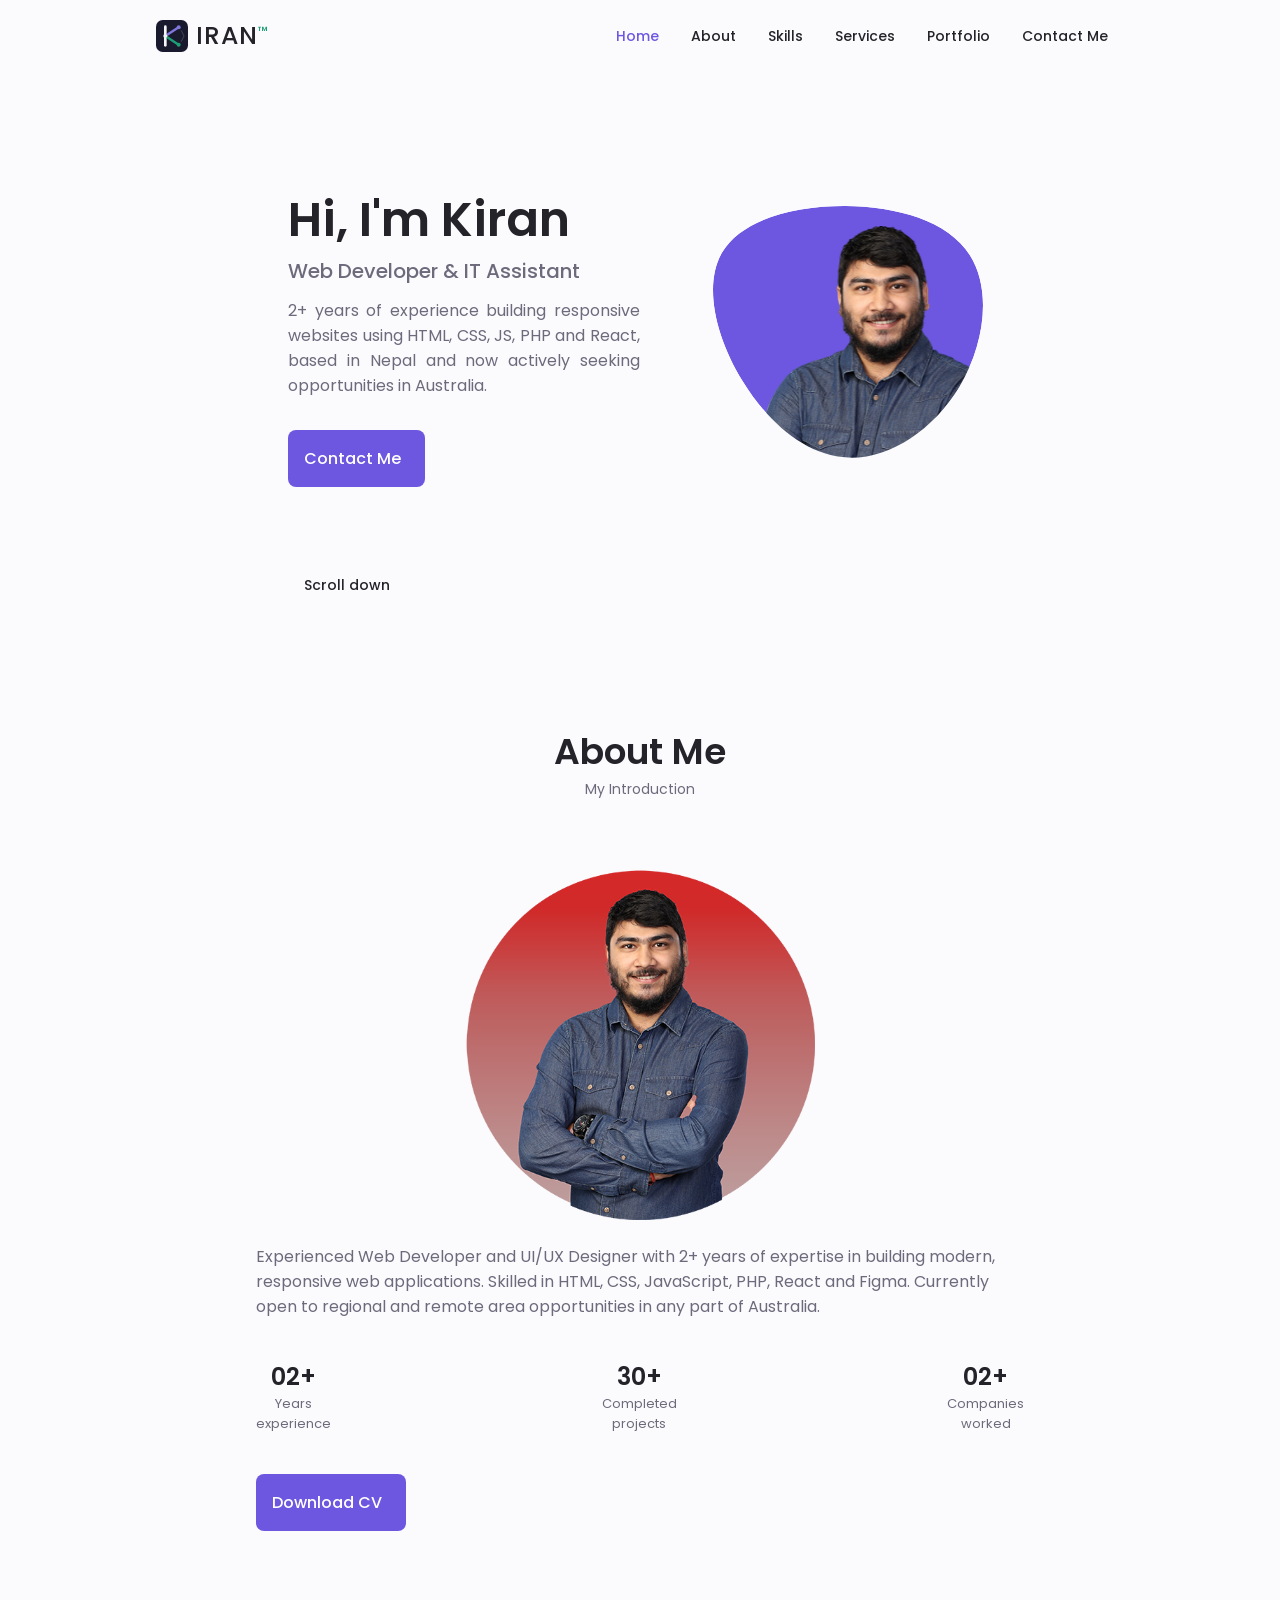
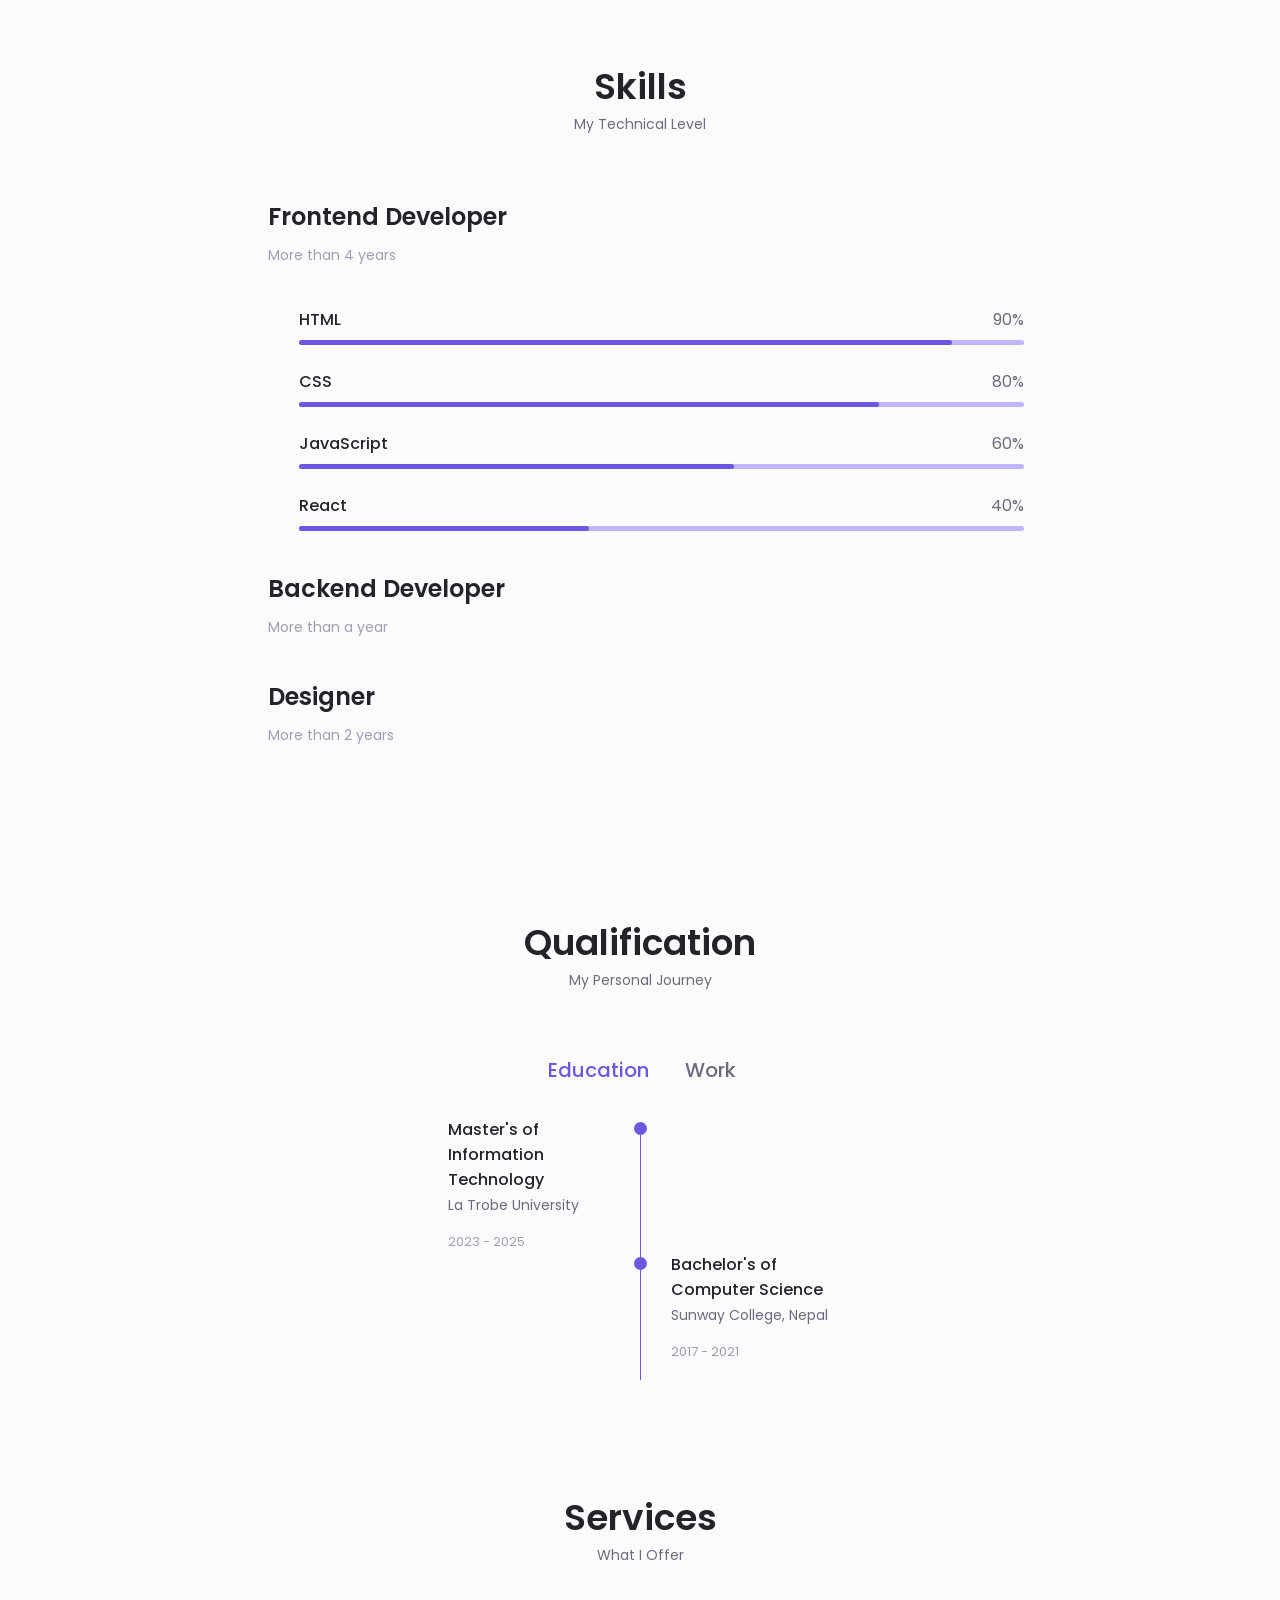
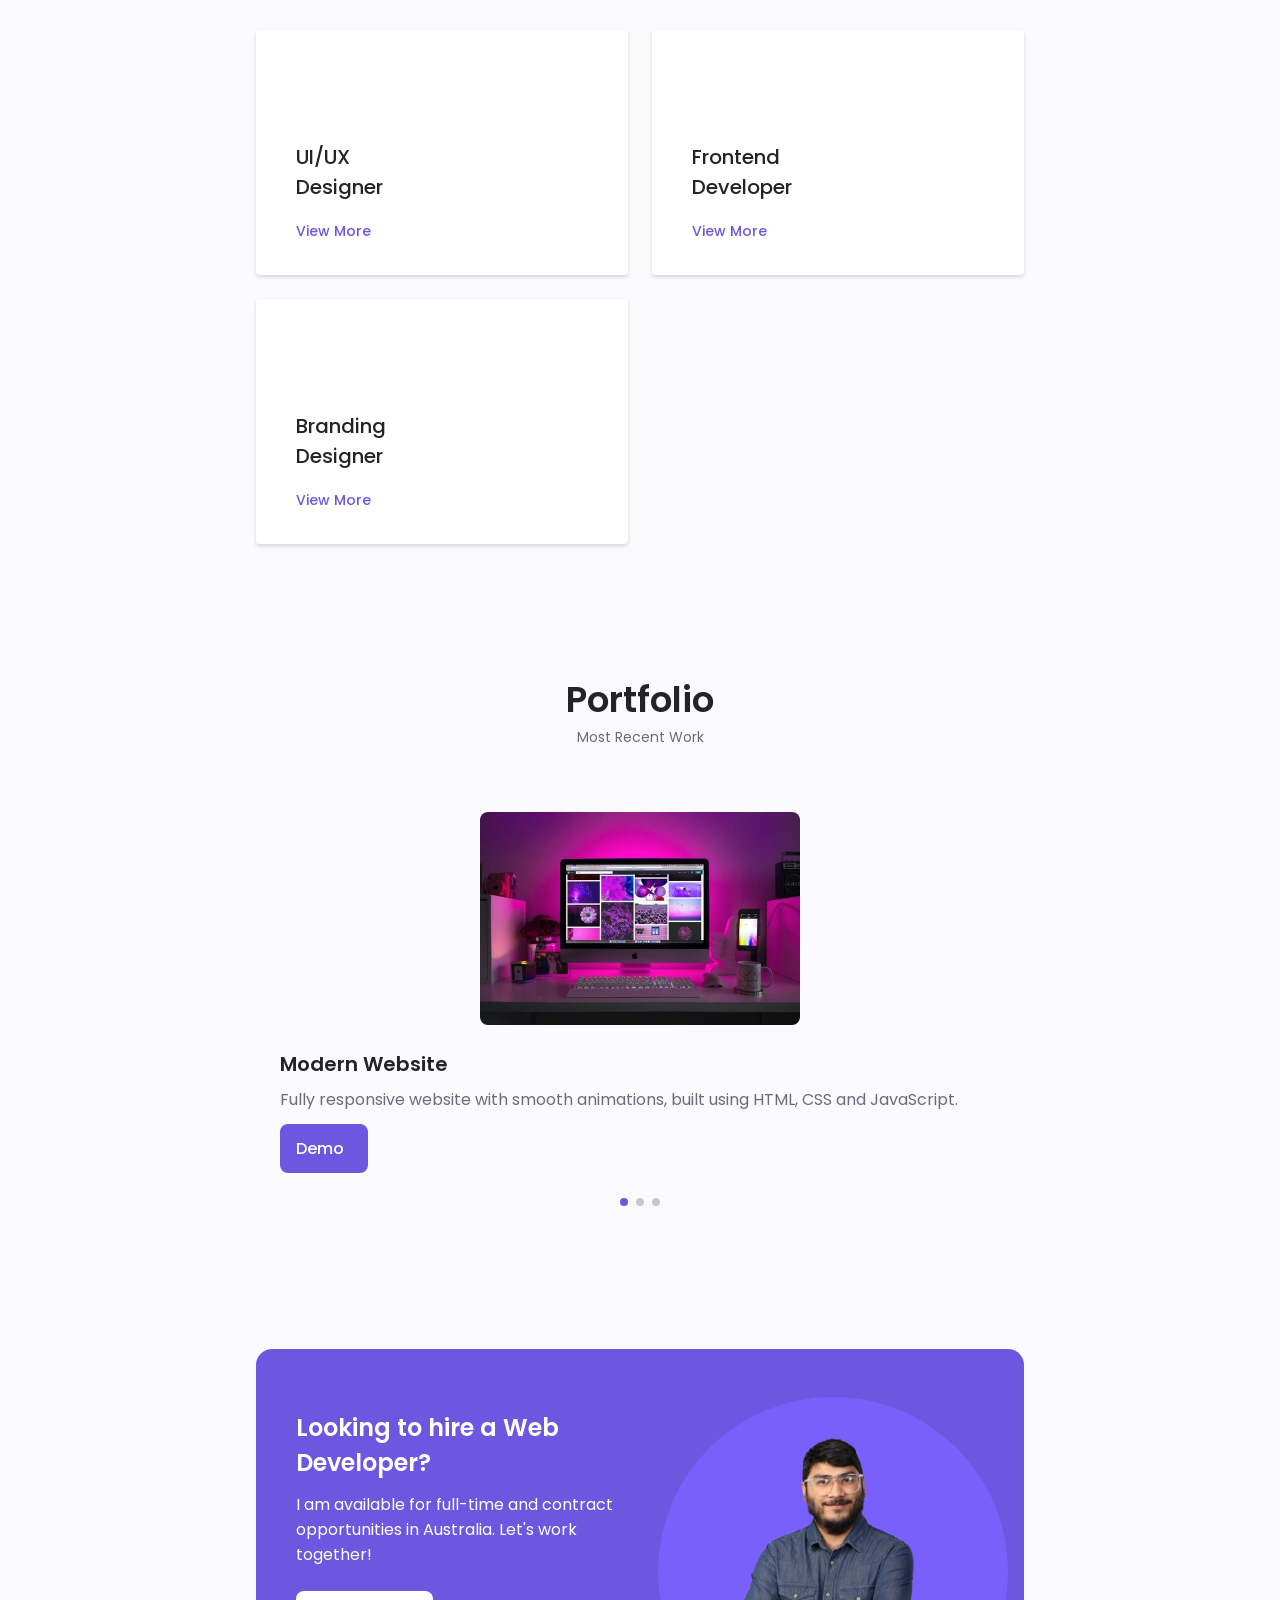
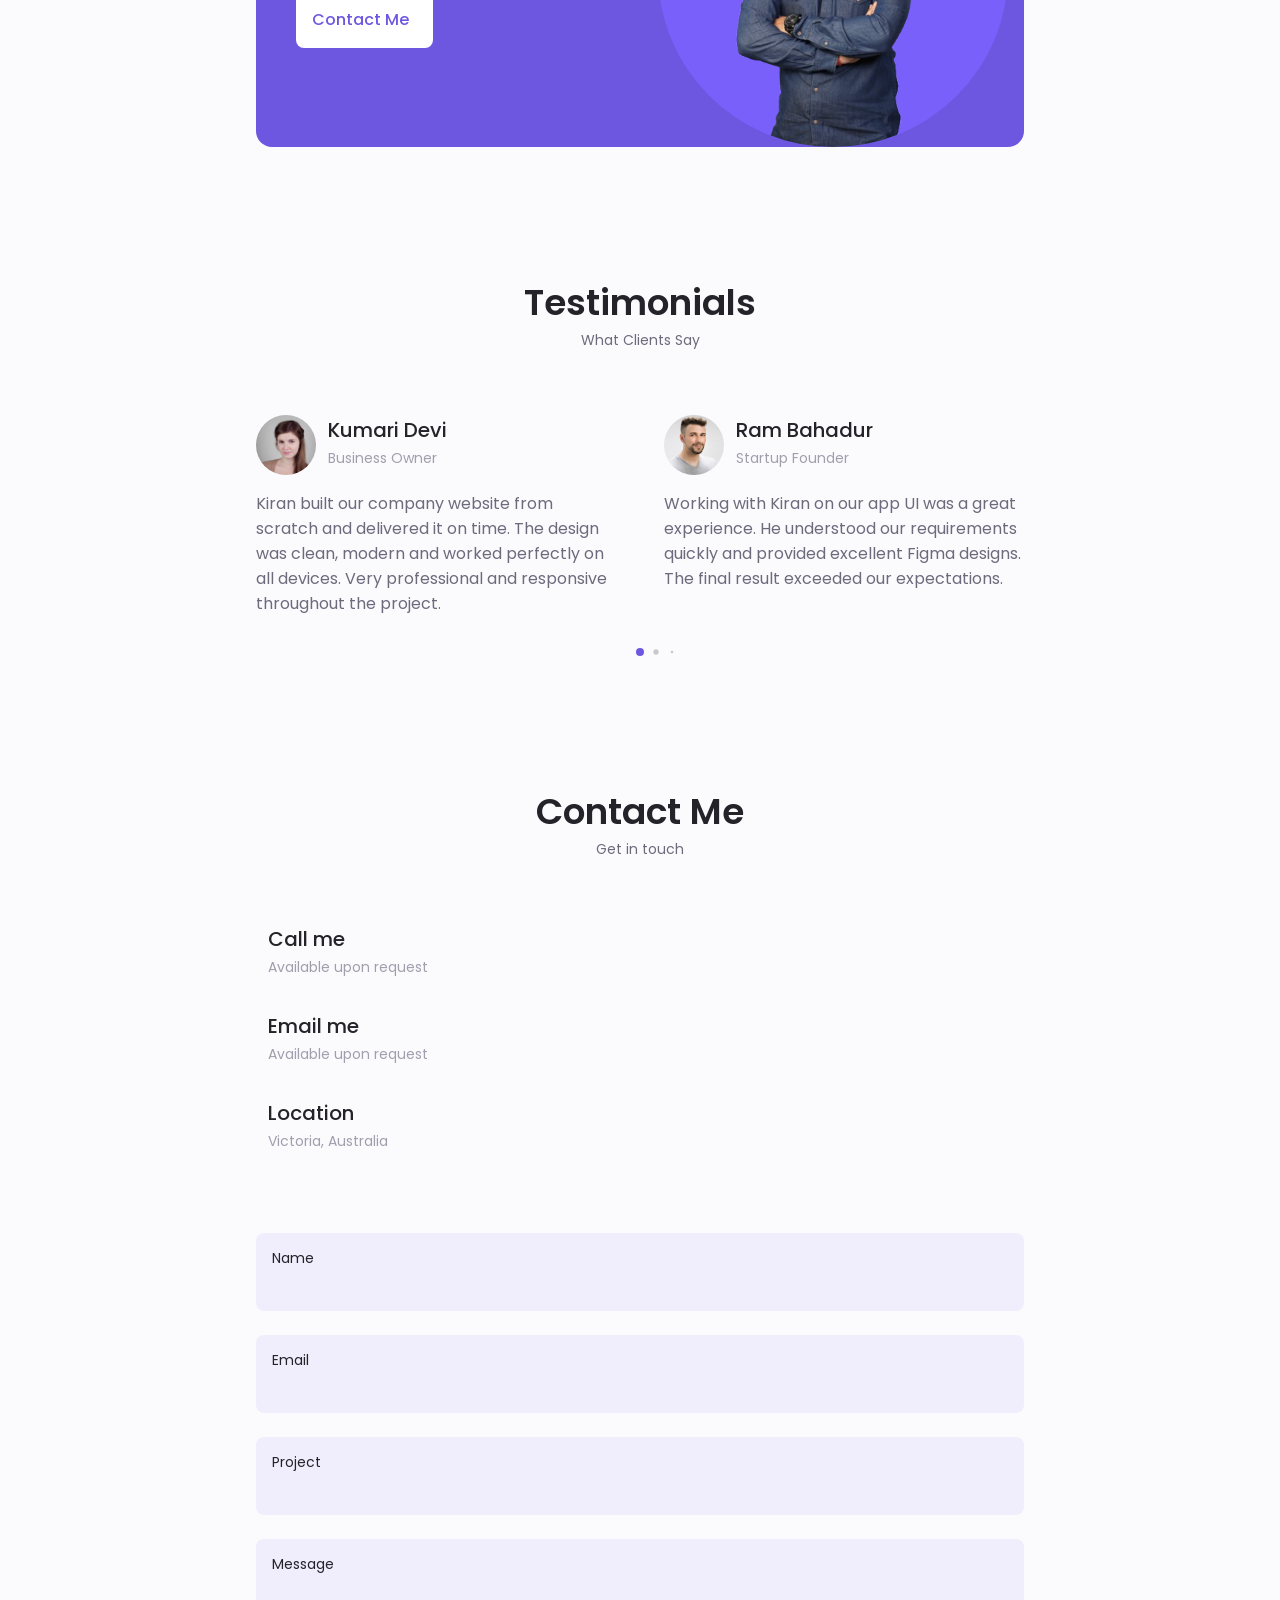
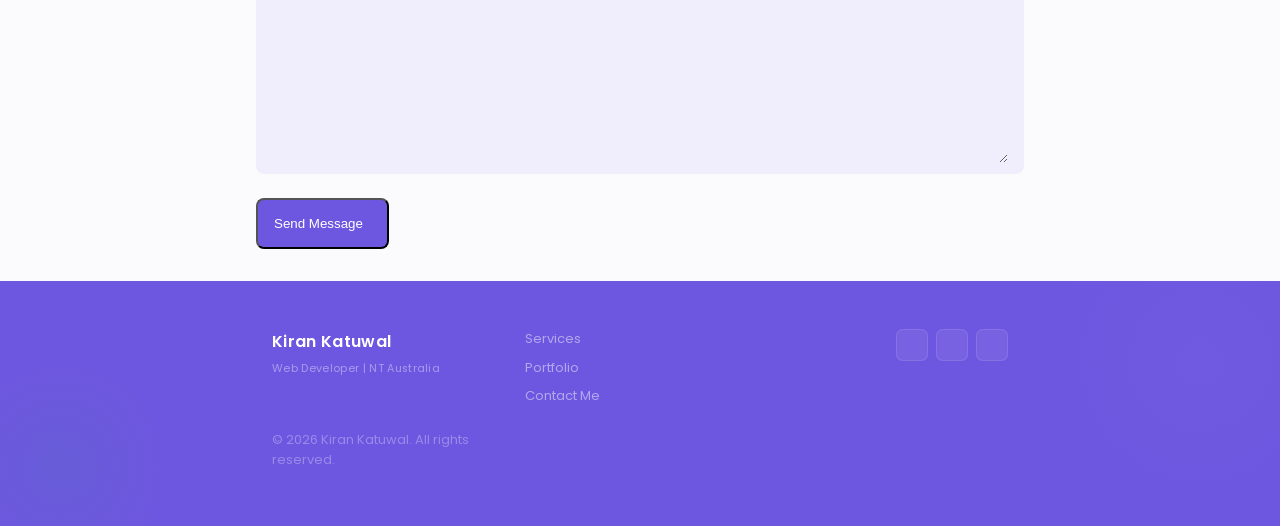
<file: index.html>
<!DOCTYPE html>
<html lang="en">

<head>
    <meta charset="UTF-8">
    <meta name="viewport" content="width=device-width, initial-scale=1.0">

    <!-- ===== FIX 1: SEO - Descriptive page title ===== -->
    <title>Kiran Katuwal | Web Developer | Northern Territory Australia</title>

    <!-- ===== FIX 2: SEO - Meta description for Google search results ===== -->
    <meta name="description"
        content="Kiran Katuwal is an experienced Web Developer with 8+ years of experience in HTML, CSS, JavaScript, PHP and React. Available for opportunities in Northern Territory, Australia. Pursuing Permanent Residency.">

    <!-- ===== FIX 3: SEO - Keywords for search engines ===== -->
    <meta name="keywords"
        content="Kiran Katuwal, web developer, frontend developer, Northern Territory, Australia, NT jobs, PHP developer, React developer, UI UX designer, permanent residency Australia">

    <!-- ===== FIX 4: SEO - Author tag ===== -->
    <meta name="author" content="Kiran Katuwal">

    <!-- ===== FIX 5: SEO - Canonical tag to avoid duplicate indexing ===== -->
    <link rel="canonical" href="https://kirankatuwal.com.np">

    <!-- ===== FIX 6: SEO - Open Graph tags for LinkedIn and Facebook sharing ===== -->
    <meta property="og:title" content="Kiran Katuwal | Web Developer | Northern Territory Australia">
    <meta property="og:description"
        content="Experienced Web Developer with 8+ years of experience. Available for opportunities in Northern Territory, Australia.">
    <meta property="og:image" content="https://kirankatuwal.com.np/assets/img/kiran.png">
    <meta property="og:url" content="https://kirankatuwal.com.np">
    <meta property="og:type" content="website">

    <!-- ===== FIX 7: SEO - Twitter card for sharing ===== -->
    <meta name="twitter:card" content="summary_large_image">
    <meta name="twitter:title" content="Kiran Katuwal | Web Developer | NT Australia">
    <meta name="twitter:description"
        content="Experienced Web Developer available for opportunities in Northern Territory, Australia.">

    <!--==================== UNICONS ====================-->
    <link rel="stylesheet" href="https://unicons.iconscout.com/release/v4.0.0/css/line.css">

    <!--==================== SWIPER CSS ====================-->
    <link rel="stylesheet" href="assets/css/swiper-bundle.min.css">

    <!--==================== CSS ====================-->
    <link rel="stylesheet" href="assets/css/styles.css">


    <!-- ===== K-Code Favicon — Kiran Katuwal ===== -->
    <link rel="icon" type="image/x-icon" href="assets/image/favicon.ico">
    <link rel="icon" type="image/svg+xml" href="assets/image/favicon.svg">
    <link rel="icon" type="image/png" sizes="32x32" href="assets/image/favicon-32x32.png">
    <link rel="icon" type="image/png" sizes="16x16" href="assets/image/favicon-16x16.png">
    <link rel="apple-touch-icon" sizes="180x180" href="assets/image/apple-touch-icon.png">
    <link rel="icon" type="image/png" sizes="192x192" href="assets/image/android-chrome-192x192.png">
    <link rel="icon" type="image/png" sizes="512x512" href="assets/image/android-chrome-512x512.png">
</head>

<body>
    <!--==================== HEADER ====================-->
    <header class="header" id="header">
        <nav class="nav container">
            <!-- <a href="#" class="nav__logo">Kiran</a> -->
            <!-- ✅ Paste inside your <nav> replacing the text "Kiran" -->
            <a href="#" class="nav__logo" style="display:flex;align-items:center;gap:8px;">
                <svg width="32" height="32" viewBox="0 0 96 96" aria-label="Kiran Katuwal logo">
                    <rect width="96" height="96" rx="20" fill="#1a1a2e" />
                    <!-- Vertical bar of K -->
                    <line x1="28" y1="20" x2="28" y2="76" stroke="#f5f5f7" stroke-width="8" stroke-linecap="round" />
                    <!-- Top diagonal — purple -->
                    <line x1="28" y1="48" x2="68" y2="22" stroke="#7F77DD" stroke-width="7" stroke-linecap="round" />
                    <!-- Bottom diagonal — teal -->
                    <line x1="28" y1="48" x2="68" y2="74" stroke="#1D9E75" stroke-width="7" stroke-linecap="round" />
                    <!-- Node dots — 3 connection points -->
                    <circle cx="68" cy="22" r="6" fill="#7F77DD" />
                    <circle cx="68" cy="74" r="6" fill="#1D9E75" />
                    <circle cx="28" cy="48" r="6" fill="#f5f5f7" />
                    <!-- Bracket hint — right side -->
                    <path d="M76 32 L84 48 L76 64" fill="none" stroke="#f5f5f7" stroke-width="3" stroke-linecap="round"
                        stroke-linejoin="round" opacity="0.2" />
                </svg>
                <span style="font-size:25px;font-weight:500;letter-spacing:0.04em;">IRAN<sup
                        style="font-size:12px;color:#1D9E75;">™</sup></span>
            </a>
            <div class="nav__menu" id="nav-menu">
                <ul class="nav__list grid">
                    <li class="nav__item">
                        <a href="#home" class="nav__link active-link">
                            <i class="uil uil-estate nav__icon"></i>Home
                        </a>
                    </li>
                    <li class="nav__item">
                        <a href="#about" class="nav__link">
                            <i class="uil uil-user nav__icon"></i>About
                        </a>
                    </li>
                    <li class="nav__item">
                        <a href="#skills" class="nav__link">
                            <i class="uil uil-file-alt nav__icon"></i>Skills
                        </a>
                    </li>
                    <li class="nav__item">
                        <a href="#services" class="nav__link">
                            <i class="uil uil-briefcase-alt nav__icon"></i>Services</a>
                    </li>
                    <li class="nav__item">
                        <a href="#portfolio" class="nav__link">
                            <i class="uil uil-scenery nav__icon"></i>Portfolio</a>
                    </li>
                    <li class="nav__item">
                        <a href="#contact" class="nav__link">
                            <i class="uil uil-message nav__icon"></i>Contact Me
                        </a>
                    </li>
                </ul>

                <i class="uil uil-times nav__close" id="nav-close"></i>
            </div>

            <div class="nav__btns">
                <!-- Theme Change -->
                <i class="uil uil-moon change-theme" id="theme-button"></i>

                <div class="nav__toggle" id="nav-toggle">
                    <i class="uil uil-apps"></i>
                </div>
            </div>
        </nav>
    </header>

    <!--==================== MAIN ====================-->
    <main class="main">
        <!--==================== HOME ====================-->
        <section class="home section" id="home">
            <div class="home__container container grid">
                <div class="home__content grid">
                    <div class="home__social">
                        <!-- ===== FIX 8: Add your real LinkedIn and GitHub links below ===== -->
                        <a href="https://www.linkedin.com/in/kirankatuwal" target="_blank" class="home__social-icon"
                            aria-label="LinkedIn Profile">
                            <i class="uil uil-linkedin-alt"></i>
                        </a>
                        <a href="https://youtube.com/kiransinghkatuwal" target="_blank" class="home__social-icon"
                            aria-label="Youtube Profile">
                            <i class="uil uil-youtube"></i>
                        </a>
                        <a href="https://github.com/kirankatuwal" target="_blank" class="home__social-icon"
                            aria-label="GitHub Profile">
                            <i class="uil uil-github-alt"></i>
                        </a>
                    </div>
                    <div class="home__img">
                        <svg class="home__blob" viewBox="0 0 200 187" xmlns="http://www.w3.org/2000/svg"
                            xmlns:xlink="http://www.w3.org/1999/xlink">
                            <mask id="mask0" mask-type="alpha">
                                <path d="M190.312 36.4879C206.582 62.1187 201.309 102.826 182.328 134.186C163.346 165.547 
                                130.807 187.559 100.226 186.353C69.6454 185.297 41.0228 161.023 21.7403 129.362C2.45775 
                                97.8511 -7.48481 59.1033 6.67581 34.5279C20.9871 10.1032 59.7028 -0.149132 97.9666 
                                0.00163737C136.23 0.303176 174.193 10.857 190.312 36.4879Z" />
                            </mask>
                            <g mask="url(#mask0)">
                                <path d="M190.312 36.4879C206.582 62.1187 201.309 102.826 182.328 134.186C163.346 
                                165.547 130.807 187.559 100.226 186.353C69.6454 185.297 41.0228 161.023 21.7403 
                                129.362C2.45775 97.8511 -7.48481 59.1033 6.67581 34.5279C20.9871 10.1032 59.7028 
                                -0.149132 97.9666 0.00163737C136.23 0.303176 174.193 10.857 190.312 36.4879Z" />
                                <image class="home__blob-img" x='20' y='10' xlink:href="assets/img/kiran.png" />
                            </g>
                        </svg>
                    </div>

                    <div class="home__data">
                        <!-- ===== FIX 9: Grammar fix "I'am" → "I'm" ===== -->
                        <h1 class="home__title">
                            Hi, I'm Kiran
                        </h1>
                        <h3 class="home__subtitle">Web Developer & IT Assistant</h3>
                        <!-- ===== FIX 10: Better description with Australia mention ===== -->
                        <p class="home__description">2+ years of experience building responsive websites using HTML,
                            CSS, JS, PHP and React, based in Nepal and now actively seeking opportunities in Australia.
                        </p>
                        <a href="#contact" class="button button--flex">
                            Contact Me <i class="uil uil-message button__icon"></i>
                        </a>
                    </div>
                </div>

                <div class="home__scroll">
                    <a href="#about" class="home__scroll-button button--flex">
                        <i class="uil uil-mouse-alt home__scroll-mouse"></i>
                        <span class="home__scroll-name">Scroll down</span>
                        <i class="uil uil-arrow-down home__scroll-arrow"></i>
                    </a>
                </div>
            </div>
        </section>

        <!--==================== ABOUT ====================-->
        <section class="about section" id="about">
            <h2 class="section__title">About Me</h2>
            <span class="section__subtitle">My Introduction</span>

            <div class="about__container container grid">
                <!-- ===== FIX 11: SEO - Descriptive alt text on image ===== -->
                <img src="assets/img/about.png"
                    alt="Kiran Katuwal - Web Developer with 8 years experience, available for Northern Territory Australia jobs"
                    class="about__img">

                <div class="about__data">
                    <!-- ===== FIX 12: Better about description with Australia mention ===== -->
                    <p class="about__description">Experienced Web Developer and UI/UX Designer with 2+ years of
                        expertise in building modern, responsive web applications. Skilled in HTML, CSS, JavaScript,
                        PHP, React and Figma. Currently open to regional and remote area opportunities in any part of
                        Australia.</p>
                    <div class="about__info">
                        <div>
                            <span class="about__info-title">02+</span>
                            <span class="about__info-name">Years<br />experience</span>
                        </div>
                        <div>
                            <span class="about__info-title">30+</span>
                            <span class="about__info-name">Completed<br />projects</span>
                        </div>
                        <div>
                            <span class="about__info-title">02+</span>
                            <span class="about__info-name">Companies<br />worked</span>
                        </div>
                    </div>
                    <div class="about__buttons">
                        <a download="" href="assets/pdf/Kiran_Resume.pdf" class="button button--flex">
                            Download CV <i class="uil uil-download-alt button__icon"></i>
                        </a>
                    </div>
                </div>
            </div>
        </section>

        <!--==================== SKILLS ====================-->
        <section class="skills section" id="skills">
            <h2 class="section__title">Skills</h2>
            <span class="section__subtitle">My Technical Level</span>
            <div class="skills__container container grid">
                <div>
                    <!-- Skills 1 -->
                    <div class="skills__content skills__open">
                        <div class="skills__header">
                            <i class="uil uil-brackets-curly skills__icon"></i>
                            <div>
                                <h1 class="skills__titles">Frontend Developer</h1>
                                <span class="skills__subtitle">More than 4 years</span>
                            </div>
                            <i class="uil uil-angle-down skills__arrow"></i>
                        </div>
                        <div class="skills__list grid">
                            <div class="skills__data">
                                <div class="skills__titles">
                                    <h3 class="skills__name">HTML</h3>
                                    <span class="skills__number">90%</span>
                                </div>
                                <div class="skills__bar">
                                    <span class="skills__percentage skills__html"></span>
                                </div>
                            </div>
                            <div class="skills__data">
                                <div class="skills__titles">
                                    <h3 class="skills__name">CSS</h3>
                                    <span class="skills__number">80%</span>
                                </div>
                                <div class="skills__bar">
                                    <span class="skills__percentage skills__css"></span>
                                </div>
                            </div>
                            <div class="skills__data">
                                <div class="skills__titles">
                                    <h3 class="skills__name">JavaScript</h3>
                                    <span class="skills__number">60%</span>
                                </div>
                                <div class="skills__bar">
                                    <span class="skills__percentage skills__js"></span>
                                </div>
                            </div>
                            <div class="skills__data">
                                <div class="skills__titles">
                                    <h3 class="skills__name">React</h3>
                                    <span class="skills__number">40%</span>
                                </div>
                                <div class="skills__bar">
                                    <span class="skills__percentage skills__react"></span>
                                </div>
                            </div>
                        </div>
                    </div>
                    <!-- Skills 2 -->
                    <div class="skills__content skills__close">
                        <div class="skills__header">
                            <i class="uil uil-server-network skills__icon"></i>
                            <div>
                                <h1 class="skills__titles">Backend Developer</h1>
                                <span class="skills__subtitle">More than a year</span>
                            </div>
                            <i class="uil uil-angle-down skills__arrow"></i>
                        </div>
                        <div class="skills__list grid">
                            <div class="skills__data">
                                <div class="skills__titles">
                                    <h3 class="skills__name">PHP</h3>
                                    <span class="skills__number">80%</span>
                                </div>
                                <div class="skills__bar">
                                    <span class="skills__percentage skills__php"></span>
                                </div>
                            </div>
                            <div class="skills__data">
                                <div class="skills__titles">
                                    <h3 class="skills__name">Node Js</h3>
                                    <span class="skills__number">40%</span>
                                </div>
                                <div class="skills__bar">
                                    <span class="skills__percentage skills__node"></span>
                                </div>
                            </div>
                            <div class="skills__data">
                                <div class="skills__titles">
                                    <h3 class="skills__name">Firebase</h3>
                                    <span class="skills__number">60%</span>
                                </div>
                                <div class="skills__bar">
                                    <span class="skills__percentage skills__firebase"></span>
                                </div>
                            </div>
                            <div class="skills__data">
                                <div class="skills__titles">
                                    <h3 class="skills__name">Python</h3>
                                    <span class="skills__number">50%</span>
                                </div>
                                <div class="skills__bar">
                                    <span class="skills__percentage skills__python"></span>
                                </div>
                            </div>
                        </div>
                    </div>
                </div>

                <div>
                    <!-- Skills 3 -->
                    <div class="skills__content skills__close">
                        <div class="skills__header">
                            <i class="uil uil-swatchbook skills__icon"></i>
                            <div>
                                <h1 class="skills__titles">Designer</h1>
                                <span class="skills__subtitle">More than 2 years</span>
                            </div>
                            <i class="uil uil-angle-down skills__arrow"></i>
                        </div>
                        <div class="skills__list grid">
                            <div class="skills__data">
                                <div class="skills__titles">
                                    <h3 class="skills__name">Figma</h3>
                                    <span class="skills__number">80%</span>
                                </div>
                                <div class="skills__bar">
                                    <span class="skills__percentage skills__figma"></span>
                                </div>
                            </div>
                            <div class="skills__data">
                                <div class="skills__titles">
                                    <h3 class="skills__name">Sketch</h3>
                                    <span class="skills__number">30%</span>
                                </div>
                                <div class="skills__bar">
                                    <span class="skills__percentage skills__sketch"></span>
                                </div>
                            </div>
                            <div class="skills__data">
                                <div class="skills__titles">
                                    <h3 class="skills__name">Photoshop</h3>
                                    <span class="skills__number">30%</span>
                                </div>
                                <div class="skills__bar">
                                    <span class="skills__percentage skills__photoshop"></span>
                                </div>
                            </div>
                        </div>
                    </div>
                </div>
            </div>
        </section>

        <!--==================== QUALIFICATION ====================-->
        <section class="qualification section">
            <h2 class="section__title">Qualification</h2>
            <span class="section__subtitle">My Personal Journey</span>

            <div class="qualification__container container">
                <div class="qualification__tabs">
                    <div class="qualification__button button--flex qualification__active" data-target='#education'>
                        <i class="uil uil-graduation-cap qualification__icon"></i>
                        Education
                    </div>
                    <div class="qualification__button button--flex" data-target='#work'>
                        <i class="uil uil-briefcase-alt qualification__icon"></i>
                        Work
                    </div>
                </div>

                <div class="qualification__sections">
                    <!--==================== QUALIFICATION CONTENT 1 ====================-->
                    <!-- ===== FIX 13: Update with real education details and dates ===== -->
                    <div class="qualification__content qualification__active" data-content id="education">
                        <div class="qualification__data">
                            <div>
                                <h3 class="qualification__title">Master's of Information Technology</h3>
                                <span class="qualification__subtitle">La Trobe University</span>
                                <div class="qualification__calendar">
                                    <i class="uil uil-calendar-alt"></i>
                                    2023 - 2025
                                </div>
                            </div>
                            <div>
                                <span class="qualification__rounder"></span>
                                <span class="qualification__line"></span>
                            </div>
                        </div>
                        <div class="qualification__data">
                            <div></div>
                            <div>
                                <span class="qualification__rounder"></span>
                                <span class="qualification__line"></span>
                            </div>
                            <div>
                                <h3 class="qualification__title">Bachelor's of Computer Science</h3>
                                <span class="qualification__subtitle">Sunway College, Nepal</span>
                                <div class="qualification__calendar">
                                    <i class="uil uil-calendar-alt"></i>
                                    2017 - 2021
                                </div>
                            </div>
                        </div>

                    </div>

                    <!--==================== QUALIFICATION CONTENT 2 ====================-->
                    <!-- ===== FIX 14: Update with real work history ===== -->
                    <div class="qualification__content" data-content id="work">
                        <div class="qualification__data">
                            <div>
                                <h3 class="qualification__title">WordPress Developer</h3>
                                <span class="qualification__subtitle">Wizonbiz Digital, Nepal</span>
                                <div class="qualification__calendar">
                                    <i class="uil uil-calendar-alt"></i>
                                    2021 - 2023
                                </div>
                            </div>
                            <div>
                                <span class="qualification__rounder"></span>
                                <span class="qualification__line"></span>
                            </div>
                        </div>
                        <div class="qualification__data">
                            <div></div>
                            <div>
                                <span class="qualification__rounder"></span>
                                <span class="qualification__line"></span>
                            </div>
                            <div>
                                <h3 class="qualification__title">Web Developer</h3>
                                <span class="qualification__subtitle">Digital Agency, Nepal</span>
                                <div class="qualification__calendar">
                                    <i class="uil uil-calendar-alt"></i>
                                    2020 - 2021
                                </div>
                            </div>
                        </div>
                        <div class="qualification__data">
                            <div>
                                <h3 class="qualification__title">Frontend Developer</h3>
                                <span class="qualification__subtitle">Theme Nepal, Nepal</span>
                                <div class="qualification__calendar">
                                    <i class="uil uil-calendar-alt"></i>
                                    2020 - 2020(3 months)
                                </div>
                            </div>
                            <div>
                                <span class="qualification__rounder"></span>
                                <span class="qualification__line"></span>
                            </div>
                        </div>
                        <div class="qualification__data">
                            <div></div>
                            <div>
                                <span class="qualification__rounder"></span>
                            </div>
                            <div>
                                <h3 class="qualification__title">IT Intern</h3>
                                <span class="qualification__subtitle">Laxmi Group PVT. LTD, Nepal</span>
                                <div class="qualification__calendar">
                                    <i class="uil uil-calendar-alt"></i>
                                    2019 - 2019(3 months)
                                </div>
                            </div>
                        </div>
                    </div>
                </div>
            </div>
        </section>

        <!--==================== SERVICES ====================-->
        <section class="services section" id="services">
            <h2 class="section__title">Services</h2>
            <span class="section__subtitle">What I Offer</span>
            <div class="services__container container grid">
                <!--Services content 1  -->
                <div class="services__content">
                    <div>
                        <i class="uil uil-web-grid services__icon"></i>
                        <h3 class="services__title">UI/UX <br> Designer</h3>
                    </div>
                    <span class="button button--flex button--small button--link services__button">
                        View More
                        <i class="uil uil-arrow-right button__icon"></i>
                    </span>
                    <div class="services__modal">
                        <div class="services__modal-content">
                            <h4 class="services__modal-title">UI/UX <br>Designer</h4>
                            <i class="uil uil-times services__modal-close"></i>
                            <ul class="services__modal-services grid">
                                <li class="services__modal-service">
                                    <i class="uil uil-check-circle services__modal-icon"></i>
                                    <p>Design clean and modern user interfaces</p>
                                </li>
                                <li class="services__modal-service">
                                    <i class="uil uil-check-circle services__modal-icon"></i>
                                    <p>Create wireframes and prototypes in Figma</p>
                                </li>
                                <li class="services__modal-service">
                                    <i class="uil uil-check-circle services__modal-icon"></i>
                                    <p>Improve user experience for web and mobile apps</p>
                                </li>
                                <li class="services__modal-service">
                                    <i class="uil uil-check-circle services__modal-icon"></i>
                                    <p>Build and strengthen your company brand identity</p>
                                </li>
                            </ul>
                        </div>
                    </div>
                </div>
                <!--Services content 2  -->
                <div class="services__content">
                    <div>
                        <i class="uil uil-arrow services__icon"></i>
                        <h3 class="services__title">Frontend <br> Developer</h3>
                    </div>
                    <span class="button button--flex button--small button--link services__button">
                        View More
                        <i class="uil uil-arrow-right button__icon"></i>
                    </span>
                    <div class="services__modal">
                        <div class="services__modal-content">
                            <h4 class="services__modal-title">Frontend <br> Developer</h4>
                            <i class="uil uil-times services__modal-close"></i>
                            <ul class="services__modal-services grid">
                                <li class="services__modal-service">
                                    <i class="uil uil-check-circle services__modal-icon"></i>
                                    <p>Build fully responsive websites using HTML and CSS</p>
                                </li>
                                <li class="services__modal-service">
                                    <i class="uil uil-check-circle services__modal-icon"></i>
                                    <p>Develop interactive web pages using JavaScript and React</p>
                                </li>
                                <li class="services__modal-service">
                                    <i class="uil uil-check-circle services__modal-icon"></i>
                                    <p>Optimise websites for speed and performance</p>
                                </li>
                                <li class="services__modal-service">
                                    <i class="uil uil-check-circle services__modal-icon"></i>
                                    <p>Convert Figma designs into pixel-perfect web pages</p>
                                </li>
                            </ul>
                        </div>
                    </div>
                </div>
                <!--Services content 3  -->
                <div class="services__content">
                    <div>
                        <i class="uil uil-pen services__icon"></i>
                        <h3 class="services__title">Branding <br> Designer</h3>
                    </div>
                    <span class="button button--flex button--small button--link services__button">
                        View More
                        <i class="uil uil-arrow-right button__icon"></i>
                    </span>
                    <div class="services__modal">
                        <div class="services__modal-content">
                            <h4 class="services__modal-title">Branding <br>Designer</h4>
                            <i class="uil uil-times services__modal-close"></i>
                            <ul class="services__modal-services grid">
                                <li class="services__modal-service">
                                    <i class="uil uil-check-circle services__modal-icon"></i>
                                    <p>Design logos and visual brand identity</p>
                                </li>
                                <li class="services__modal-service">
                                    <i class="uil uil-check-circle services__modal-icon"></i>
                                    <p>Create brand style guides and colour palettes</p>
                                </li>
                                <li class="services__modal-service">
                                    <i class="uil uil-check-circle services__modal-icon"></i>
                                    <p>Design marketing materials and social media assets</p>
                                </li>
                                <li class="services__modal-service">
                                    <i class="uil uil-check-circle services__modal-icon"></i>
                                    <p>Strengthen your company's online presence</p>
                                </li>
                            </ul>
                        </div>
                    </div>
                </div>
            </div>
        </section>

        <!--==================== PORTFOLIO ====================-->
        <section class="portfolio section" id="portfolio">
            <h2 class="section__title">Portfolio</h2>
            <span class="section__subtitle">Most Recent Work</span>

            <div class="portfolio__container container swiper-container">
                <div class="swiper-wrapper">
                    <!--==================== PORTFOLIO 1====================-->
                    <div class="portfolio__content grid swiper-slide">
                        <!-- ===== FIX 15: SEO - Added descriptive alt text to portfolio images ===== -->
                        <img src="assets/img/portfolio1.jpg" alt="Modern responsive website project by Kiran Katuwal"
                            class="portfolio__img">
                        <div class="portfolio__data">
                            <h3 class="portfolio__title">Modern Website</h3>
                            <p class="portfolio__description">Fully responsive website with smooth animations, built
                                using HTML, CSS and JavaScript.</p>
                            <!-- ===== Note: Replace # with your real project demo link ===== -->
                            <a href="project.html" class="button button--flex button--small portfolio__button">Demo
                                <i class="uil uil-arrow-right button__icon"></i>
                            </a>
                        </div>
                    </div>

                    <!--==================== PORTFOLIO 2====================-->
                    <div class="portfolio__content grid swiper-slide">
                        <img src="assets/img/portfolio2.jpg" alt="Brand design project by Kiran Katuwal"
                            class="portfolio__img">
                        <div class="portfolio__data">
                            <h3 class="portfolio__title">PTE SPELLING TEST</h3>
                            <p class="portfolio__description">Complete brand identity design including logo, colour
                                palette and visual guidelines.</p>
                            <a href="/kpfc/index.html" class="button button--flex button--small portfolio__button">Demo
                                <i class="uil uil-arrow-right button__icon"></i>
                            </a>
                        </div>
                    </div>

                    <!--==================== PORTFOLIO 3====================-->
                    <div class="portfolio__content grid swiper-slide">
                        <img src="assets/img/portfolio3.jpg" alt="Online store ecommerce project by Kiran Katuwal"
                            class="portfolio__img">
                        <div class="portfolio__data">
                            <h3 class="portfolio__title">Online Store</h3>
                            <p class="portfolio__description">E-commerce website with product listings, shopping cart
                                and PHP backend integration.</p>
                            <!-- <a href="#" class="button button--flex button--small portfolio__button">Demo
                                <i class="uil uil-arrow-right button__icon"></i>
                            </a> -->
                        </div>
                    </div>
                </div>
                <div class="swiper-button-next">
                    <i class="uil uil-angle-right-b swiper-portfolio-icon"></i>
                </div>
                <div class="swiper-button-prev">
                    <i class="uil uil-angle-left-b swiper-portfolio-icon"></i>
                </div>
                <div class="swiper-pagination"></div>
            </div>
        </section>

        <!--==================== PROJECT IN MIND ====================-->
        <section class="project section">
            <div class="project__bg">
                <div class="project__container container grid">
                    <div class="project__data">
                        <!-- ===== FIX 16: Updated project section for Australian employers ===== -->
                        <h2 class="project__title">Looking to hire a Web Developer?</h2>
                        <p class="project__description">
                            I am available for full-time and contract opportunities in Australia.
                            Let's work together!
                        </p>
                        <a href="#contact" class="button button--flex button--white">
                            Contact Me
                            <i class="uil uil-message project__icon button__icon"></i>
                        </a>
                    </div>
                    <div class="project_side_content"><img src="assets/img/kiran12.png"
                            alt="Kiran Katuwal Web Developer" class="project__img"></div>
                </div>
            </div>
        </section>

        <!--==================== TESTIMONIAL ====================-->
        <section class="testimonial section">
            <h2 class="section__title">Testimonials</h2>
            <span class="section__subtitle">What Clients Say</span>

            <div class="testimonial__container container swiper-container">
                <div class="swiper-wrapper">
                    <!-- ===== FIX 17: Unique testimonials - replace with real ones when available ===== -->
                    <!--==================== TESTIMONIAL 1 ====================-->
                    <div class="testimonial__content swiper-slide">
                        <div class="testimonial__data">
                            <div class="testimonial__header">
                                <img src="assets/img/testimonial1.jpg" alt="Sara Smith client testimonial"
                                    class="testimonial__img">
                                <div>
                                    <h3 class="testimonial__name">Kumari Devi</h3>
                                    <span class="testimonial__client">Business Owner</span>
                                </div>
                            </div>
                            <div>
                                <i class="uil uil-star testimonial__icon-star"></i>
                                <i class="uil uil-star testimonial__icon-star"></i>
                                <i class="uil uil-star testimonial__icon-star"></i>
                                <i class="uil uil-star testimonial__icon-star"></i>
                                <i class="uil uil-star testimonial__icon-star"></i>
                            </div>
                        </div>
                        <p class="testimonial__description">
                            Kiran built our company website from scratch and delivered it on time. The design was clean,
                            modern and worked perfectly on all devices. Very professional and responsive throughout the
                            project.
                        </p>
                    </div>

                    <!--==================== TESTIMONIAL 2 ====================-->
                    <div class="testimonial__content swiper-slide">
                        <div class="testimonial__data">
                            <div class="testimonial__header">
                                <img src="assets/img/testimonial2.jpg" alt="Lara Smith client testimonial"
                                    class="testimonial__img">
                                <div>
                                    <h3 class="testimonial__name">Ram Bahadur</h3>
                                    <span class="testimonial__client">Startup Founder</span>
                                </div>
                            </div>
                            <div>
                                <i class="uil uil-star testimonial__icon-star"></i>
                                <i class="uil uil-star testimonial__icon-star"></i>
                                <i class="uil uil-star testimonial__icon-star"></i>
                                <i class="uil uil-star testimonial__icon-star"></i>
                                <i class="uil uil-star testimonial__icon-star"></i>
                            </div>
                        </div>
                        <p class="testimonial__description">
                            Working with Kiran on our app UI was a great experience. He understood our requirements
                            quickly and provided excellent Figma designs. The final result exceeded our expectations.
                        </p>
                    </div>

                    <!--==================== TESTIMONIAL 3 ====================-->
                    <div class="testimonial__content swiper-slide">
                        <div class="testimonial__data">
                            <div class="testimonial__header">
                                <img src="assets/img/testimonial3.jpg" alt="Kara Smith client testimonial"
                                    class="testimonial__img">
                                <div>
                                    <h3 class="testimonial__name">Sita K.</h3>
                                    <span class="testimonial__client">Marketing Manager</span>
                                </div>
                            </div>
                            <div>
                                <i class="uil uil-star testimonial__icon-star"></i>
                                <i class="uil uil-star testimonial__icon-star"></i>
                                <i class="uil uil-star testimonial__icon-star"></i>
                                <i class="uil uil-star testimonial__icon-star"></i>
                                <i class="uil uil-star testimonial__icon-star"></i>
                            </div>
                        </div>
                        <p class="testimonial__description">
                            Kiran redesigned our brand identity and online store. Sales improved after the new website
                            launched. He is skilled, reliable and easy to communicate with across different time zones.
                        </p>
                    </div>
                </div>

                <div class="swiper-pagination swiper-pagination-testimonial"></div>
            </div>
        </section>

        <!--==================== CONTACT ME ====================-->
        <section class="contact section" id="contact">
            <h2 class="section__title">Contact Me</h2>
            <span class="section__subtitle">Get in touch</span>

            <div class="contact__container container grid">
                <div>
                    <div class="contact__information">
                        <i class="uil uil-phone contact__icon"></i>
                        <div>
                            <h3 class="contact__title">Call me</h3>
                            <!-- ===== FIX 18: Replace fake number with real number ===== -->
                            <span class="contact__subtitle">Available upon request</span>
                        </div>
                    </div>
                    <div class="contact__information">
                        <i class="uil uil-envelope contact__icon"></i>
                        <div>
                            <h3 class="contact__title">Email me</h3>
                            <span class="contact__subtitle">Available upon request</span>
                        </div>
                    </div>
                    <div class="contact__information">
                        <i class="uil uil-map-marker contact__icon"></i>
                        <div>
                            <h3 class="contact__title">Location</h3>
                            <!-- ===== FIX 19: Added Australia availability ===== -->

                            <!-- 82ffc04e-2e17-4390-909d-7c08ac651c61 -->
                            <span class="contact__subtitle">Victoria, Australia</span>
                        </div>
                    </div>
                </div>


                <form id="contact-form" class="contact__form grid">
                    <div class="contact__inputs grid">
                        <div class="contact__content">
                            <label for="name" class="contact__label">Name</label>
                            <input type="text" id="name" name="name" required class="contact__input">
                        </div>
                        <div class="contact__content">
                            <label for="email" class="contact__label">Email</label>
                            <input type="email" id="email" name="email" required class="contact__input">
                        </div>

                        <div class="contact__content">
                            <label for="project" class="contact__label">Project</label>
                            <input type="text" id="project" name="project" class="contact__input">
                        </div>
                        <div class="contact__content">
                            <label for="message" class="contact__label">Message</label>
                            <textarea name="message" id="message" cols="0" rows="7" class="contact__input"></textarea>
                        </div>
                        <div>
                            <button type="submit" class="button button--flex">Send Message
                                <i class="uil uil-message button__icon"></i>
                            </button>
                        </div>
                    </div>
                </form>
            </div>
        </section>
    </main>

    <!--==================== FOOTER ====================-->
    <footer class="footer">
        <div class="footer__bg">
            <div class="footer__container container grid">
                <div>
                    <h1 class="footer__title">Kiran Katuwal</h1>
                    <span class="footer__subtitle">Web Developer | NT Australia</span>
                </div>
                <ul class="footer__links">
                    <li>
                        <a href="#services" class="footer__link">Services</a>
                    </li>
                    <li>
                        <a href="#portfolio" class="footer__link">Portfolio</a>
                    </li>
                    <li>
                        <a href="#contact" class="footer__link">Contact Me</a>
                    </li>
                </ul>
                <!-- ===== FIX 22: Add real social media links ===== -->
                <div class="footer__socials">
                    <a href="https://www.facebook.com/kirankatuwal" target="_blank" class="footer__social"
                        aria-label="Facebook">
                        <i class="uil uil-facebook-f"></i>
                    </a>
                    <a href="https://www.instagram.com/kirankatuwal" target="_blank" class="footer__social"
                        aria-label="Instagram">
                        <i class="uil uil-instagram"></i>
                    </a>
                    <a href="https://www.linkedin.com/in/kirankatuwal" target="_blank" class="footer__social"
                        aria-label="LinkedIn">
                        <i class="uil uil-linkedin-alt"></i>
                    </a>
                </div>
                <p class="footer__copy">
                    &#169; 2026 Kiran Katuwal. All rights reserved.
                </p>
            </div>
        </div>
    </footer>

    <!--==================== SCROLL TOP ====================-->
    <a href="#" class="scrollup" id="scroll-up" aria-label="Scroll to top">
        <i class="uil uil-arrow-up scrollup__icon"></i>
    </a>

    <!--==================== SWIPER JS ====================-->
    <script src="assets/js/swiper-bundle.min.js"></script>

    <!--==================== Contact Send Button ====================-->
    <script src="assets/js/contact-form.js"></script>

    <!--==================== MAIN JS ====================-->
    <script src="assets/js/main.js"></script>

</body>

</html>
</file>
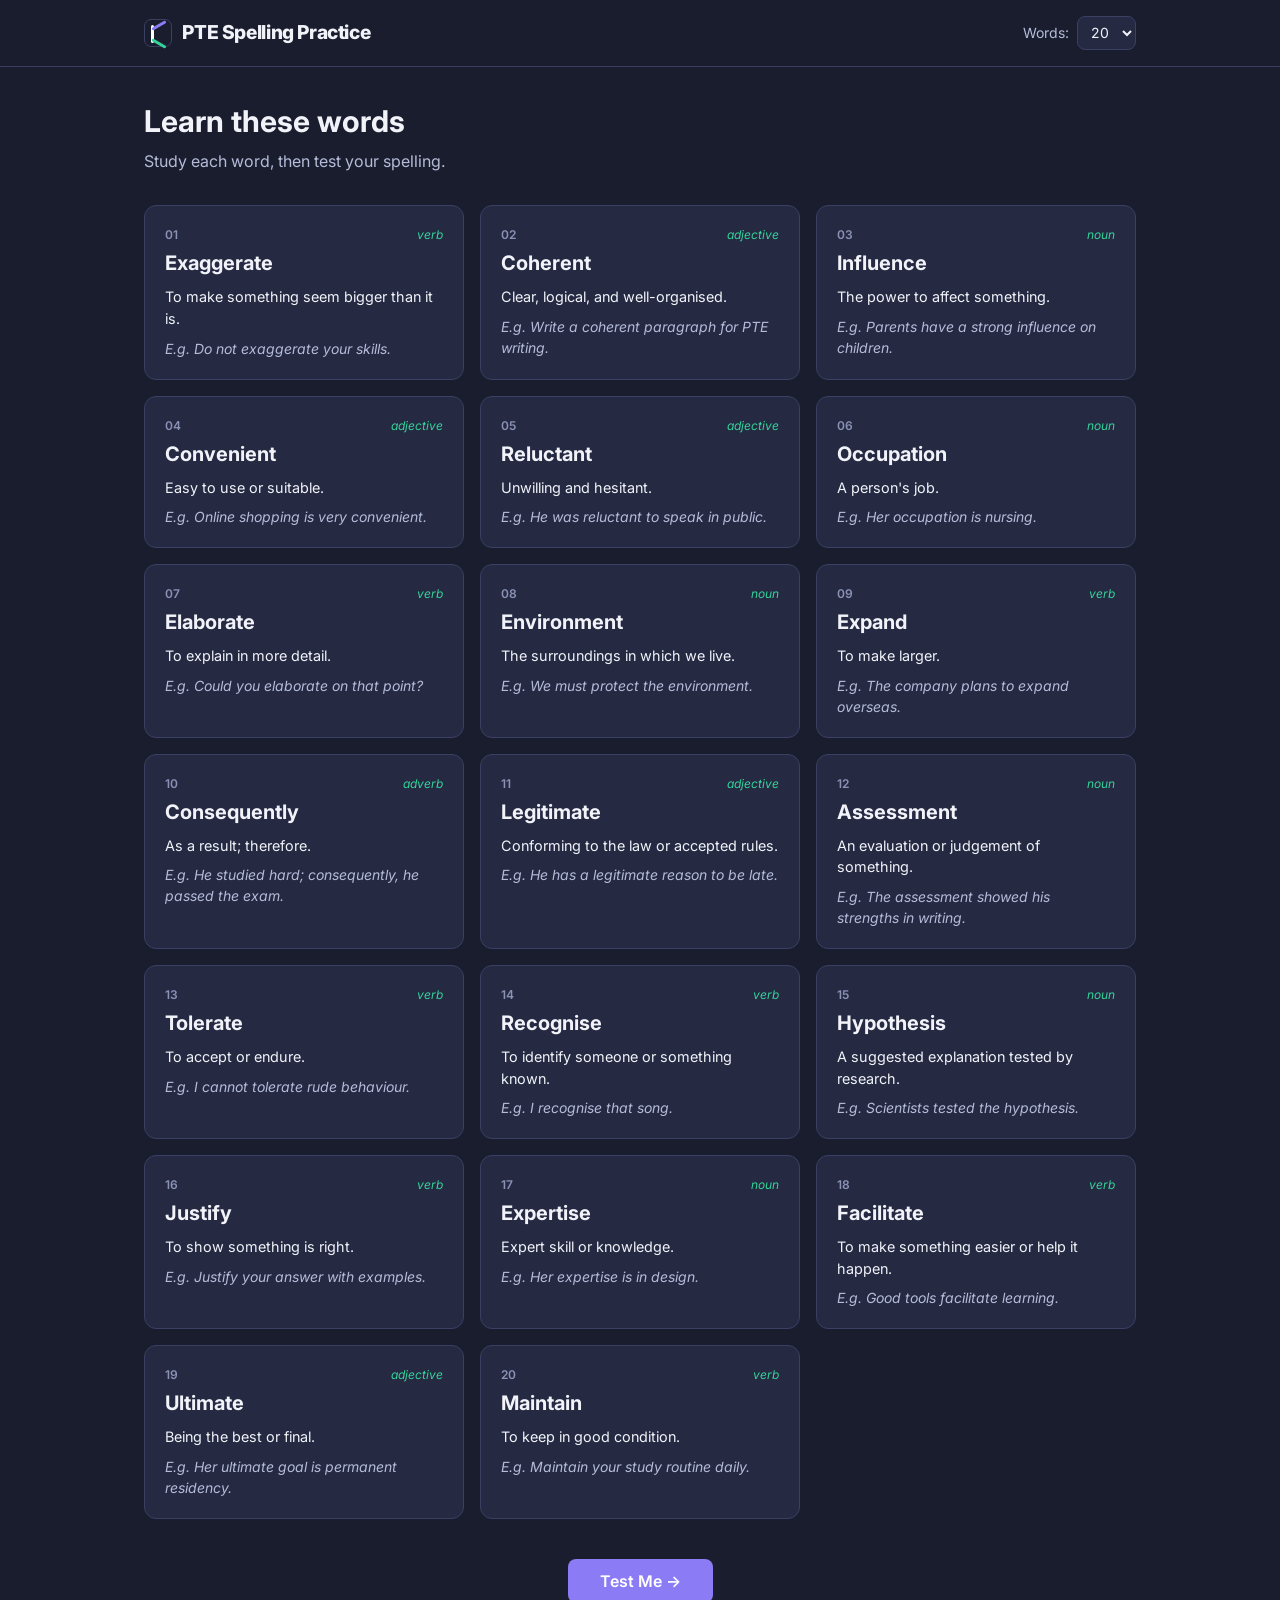
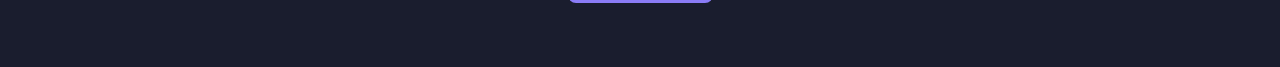
<file: kpfc/index.html>
<!DOCTYPE html>
<html lang="en">
<head>
  <meta charset="UTF-8" />
  <meta name="viewport" content="width=device-width, initial-scale=1.0" />
  <title>PTE Spelling Practice</title>
  <link rel="preconnect" href="https://fonts.googleapis.com">
  <link rel="preconnect" href="https://fonts.gstatic.com" crossorigin>
  <link href="https://fonts.googleapis.com/css2?family=Inter:wght@400;500;600;700;800;900&display=swap" rel="stylesheet">
  <link rel="stylesheet" href="styles.css" />
</head>
<body>
  <header>
    <div class="header-inner">
      <div class="brand">
        <span class="brand-mark" aria-hidden="true">
          <span class="bar-white"></span>
          <span class="bar-purple"></span>
          <span class="bar-green"></span>
        </span>
        <h1>PTE Spelling Practice</h1>
      </div>
      <div id="countControl" class="count-control">
        <label class="word-count-label" for="wordCountSelect">Words:</label>
        <select id="wordCountSelect">
          <option value="20">20</option>
          <option value="30">30</option>
          <option value="50">50</option>
        </select>
      </div>
    </div>
  </header>

  <main>
    <!-- Learn Phase -->
    <section id="learnPhase">
      <div class="mb-8">
        <h2 class="page-title">Learn these words</h2>
        <p class="page-subtitle">Study each word, then test your spelling.</p>
      </div>
      <div id="wordGrid" class="grid"></div>
      <div class="center mt-10">
        <button id="startBtn" class="btn btn-primary">Test Me &rarr;</button>
      </div>
    </section>

    <!-- Test Phase -->
    <section id="testPhase" class="hidden">
      <div class="mb-8">
        <div class="progress-meta">
          <span id="wordCounter">Word 1 of 20</span>
          <span id="progressPct">0%</span>
        </div>
        <div class="progress-bar-outer">
          <div id="progressBar" class="progress-bar-inner" style="width: 0%"></div>
        </div>
      </div>

      <div class="test-card">
        <div class="center space-y-2">
          <p id="testMeaning" class="test-meaning"></p>
          <p id="testExample" class="test-example"></p>
        </div>
        <div id="tileRow" class="tile-row"></div>
        <p id="letterInfo" class="center letter-info"></p>
        <div class="input-row">
          <input
            id="wordInput"
            type="text"
            class="text-input"
            placeholder="Type the word..."
            autocomplete="off"
            autocorrect="off"
            autocapitalize="off"
            spellcheck="false"
          />
          <button id="checkBtn" class="btn btn-primary">Check</button>
        </div>
        <div id="feedbackBox"></div>
      </div>
    </section>

    <!-- Results Phase -->
    <section id="resultsPhase" class="hidden">
      <div class="score-card">
        <p class="score-label">Your score</p>
        <p class="score-value"><span id="scoreCorrect">0</span><span class="score-divider">/</span><span id="scoreTotal">0</span></p>
        <p id="scoreMessage" class="score-message"></p>
        <button id="retryBtn" class="btn btn-primary mt-6">Try Again</button>
      </div>
      <div class="mt-8">
        <h3 class="review-title">Review</h3>
        <ul id="reviewList" class="review-list"></ul>
      </div>
    </section>
  </main>

  <script src="words.js"></script>
  <script src="app.js"></script>
</body>
</html>
</file>
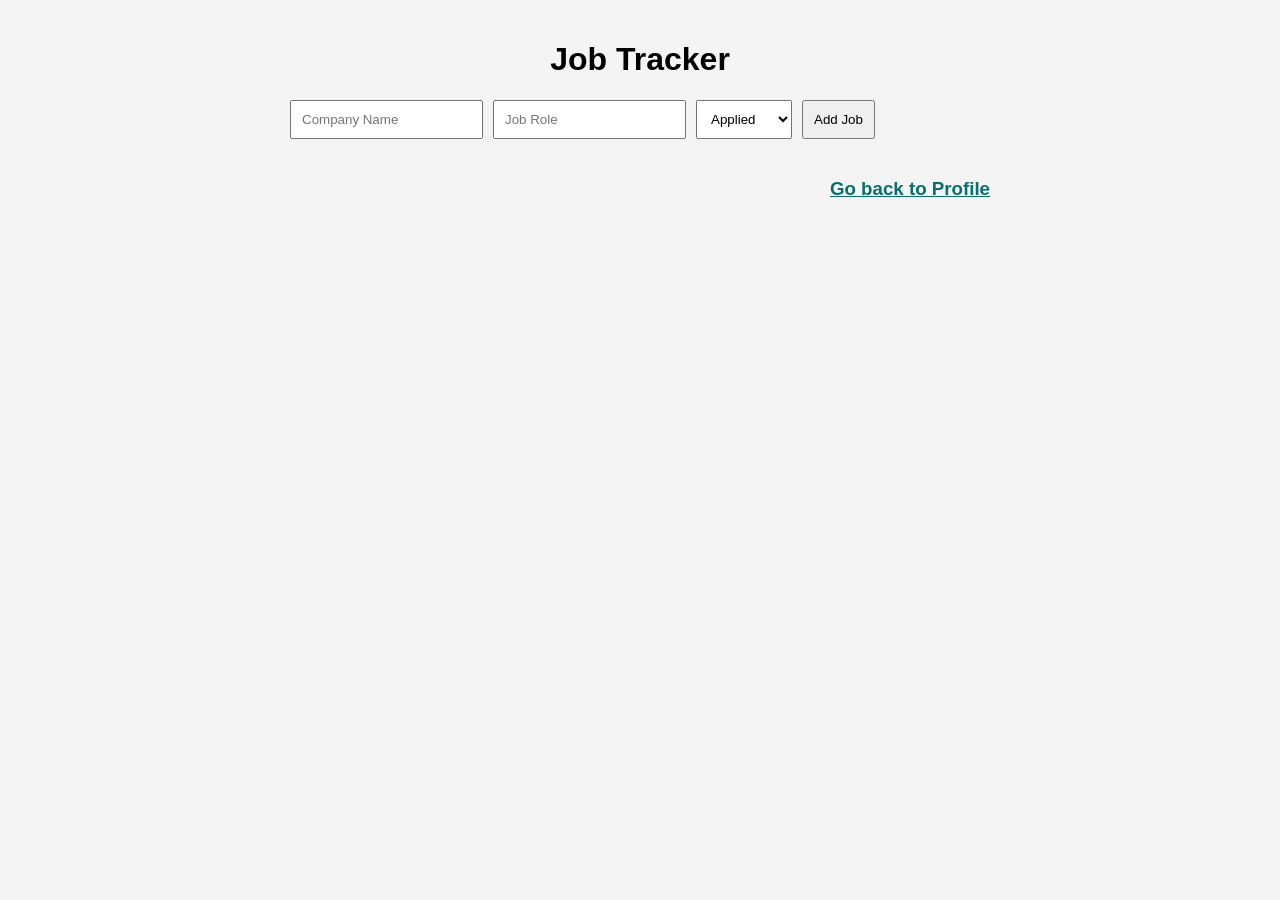
<file: project.html>
<!DOCTYPE html>
<html lang="en">

<head>
    <meta charset="UTF-8">
    <meta name="viewport" content="width=device-width, initial-scale=1.0">
    <title>Job Tracker | Kiran Singh Katuwal</title>
    <link rel="stylesheet" href="style.css">
</head>

<body>
    <div class="container">
        <h1 class="title">Job Tracker</h1>
        <div class="form-container">
            <input type="text" name="compnay" id="company" placeholder="Company Name">
            <input type="text" name="role" id="role" placeholder="Job Role">
            <select name="status" id="status">
                <option value="Applied">Applied</option>
                <option value="Interview">Interview</option>
                <option value="Rejected">Rejected</option>
            </select>
            <button id="addBtn">Add Job</button>
        </div>

        <div class="goback">
            <h3><a href="/index.html">Go back to Profile</a></h3>
        </div>
        <div id="jobList"></div>


    </div>


    <script src="script.js"></script>

</body>


</html>
</file>
<file: assets/css/styles.css>
/*==================== GOOGLE FONTS ====================*/
@import url('https://fonts.googleapis.com/css2?family=Poppins:wght@400;500;600&display=swap');

/*==================== VARIABLES CSS ====================*/
:root {
    --header-height: 3rem;

    /*========== Colors ==========*/
    /* Change favorite color */
    --hue-color: 250;
    /*Purple 250 - Green 142 - Blue 230 - Pink 340*/

    /* HSL color mode */
    --first-color: hsl(var(--hue-color), 69%, 61%);
    --first-color-second: hsl(var(--hue-color), 69%, 61%);
    --first-color-alt: hsl(var(--hue-color), 57%, 53%);
    --first-color-lighter: hsl(var(--hue-color), 92%, 85%);
    --title-color: hsl(var(--hue-color), 8%, 15%);
    --text-color: hsl(var(--hue-color), 8%, 45%);
    --text-color-light: hsl(var(--hue-color), 8%, 65%);
    --input-color: hsl(var(--hue-color), 70%, 96%);
    --body-color: hsl(var(--hue-color), 60%, 99%);
    --container-color: #fff;

    --scroll-bar-color: hsl(var(--hue-color), 12%, 90%);
    --scroll-thumb-color: hsl(var(--hue-color), 12%, 80%);

    /*========== Font and typography ==========*/
    --body-font: 'Poppins', sans-serif;
    ;

    /* .5rem = 8px, 1rem = 16px, 1.5rem = 24px ... */
    --big-font-size: 2rem;
    --h1-font-size: 1.5rem;
    --h2-font-size: 1.25rem;
    --h3-font-size: 1.125rem;
    --normal-font-size: .938rem;
    --small-font-size: .813rem;
    --smaller-font-size: .75rem;

    /*========== Font weight ==========*/
    --font-medium: 500;
    --font-semi-bold: 600;

    /*========== Margenes Bottom ==========*/
    /* .25rem = 4px, .5rem = 8px, .75rem = 12px ... */
    --mb-0-25: .25rem;
    --mb-0-5: .5rem;
    --mb-0-75: .75rem;
    --mb-1: 1rem;
    --mb-1-5: 1.5rem;
    --mb-2: 2rem;
    --mb-2-5: 2.5rem;
    --mb-3: 3rem;

    /*========== z index ==========*/
    --z-tooltip: 10;
    --z-fixed: 100;
    --z-modal: 1000;
}

/* Font size for large devices */
@media screen and (min-width: 968px) {
    :root {
        --big-font-size: 3rem;
        --h1-font-size: 2.25rem;
        --h2-font-size: 1.5rem;
        --h3-font-size: 1.25rem;
        --normal-font-size: 1rem;
        --small-font-size: .875rem;
        --smaller-font-size: .813rem;
    }
}

/*========== Variables Dark theme ==========*/
body.dark-theme {
    /* HSL color mode */
    --first-color-second: hsl(var(--hue-color), 30%, 8%);
    --title-color: hsl(var(--hue-color), 8%, 95%);
    --text-color: hsl(var(--hue-color), 8%, 75%);
    --input-color: hsl(var(--hue-color), 29%, 16%);
    --body-color: hsl(var(--hue-color), 28%, 12%);
    --container-color: hsl(var(--hue-color), 29%, 16%);


    --scroll-bar-color: hsl(var(--hue-color), 12%, 48%);
    --scroll-thumb-color: hsl(var(--hue-color), 12%, 36%);
}

/*========== Button Dark/Light ==========*/
.nav__btns {
    display: flex;
    align-items: center;
}

.change-theme {
    font-size: 1.25rem;
    color: var(--title-color);
    margin-right: var(--mb-1);
    cursor: pointer;

}

.change-theme:hover {
    color: var(--first-color);
}

/*==================== BASE ====================*/
* {
    box-sizing: border-box;
    padding: 0;
    margin: 0;
}

html {
    scroll-behavior: smooth;
}


body {
    margin: 0 0 var(--header-height) 0;
    font-family: var(--body-font);
    font-size: var(--normal-font-size);
    background-color: var(--body-color);
    color: var(--text-color);
}

h1,
h2,
h3,
h4 {
    color: var(--title-color);
    font-weight: var(--font-semi-bold);
}


ul {
    list-style: none;
}

a {
    text-decoration: none;
}

img {

    max-width: 100%;
    height: auto;
}

/*==================== REUSABLE CSS CLASSES ====================*/
.section {
    padding: 2rem 0 4rem;
}

.section__title {
    font-size: var(--h1-font-size);
}

.section__subtitle {
    display: block;
    font-size: var(--small-font-size);
    margin-bottom: var(--mb-3);
}

.section__title,
.section__subtitle {
    text-align: center;
}

/*==================== LAYOUT ====================*/

.container {
    max-width: 768px;
    margin-left: var(--mb-1-5);
    margin-right: var(--mb-1-5);
}

.grid {

    display: grid;
    gap: 1.5rem;
}

.header {
    width: 100%;
    position: fixed;
    bottom: 0;
    left: 0;
    z-index: var(--z-fixed);
    background-color: var(--body-color);
}

/*==================== NAV ====================*/
.nav {
    max-width: 968px;
    height: var(--header-height);
    display: flex;
    justify-content: space-between;
    align-items: center;
}

.nav__logo,
.nav__toggle {
    color: var(--title-color);
    font-weight: var(--font-medium);
}

.nav__logo:hover {
    color: var(--first-color);
}

.nav__toggle {
    font-size: 1.1rem;
    cursor: pointer;
}

.nav__toggle:hover {

    color: var(--first-color);
}

@media screen and (max-width:767px) {
    .nav__menu {
        position: fixed;
        bottom: -100%;
        left: 0;
        width: 100%;
        background-color: var(--body-color);
        padding: 2rem 1.5rem 4rem;
        box-shadow: 0 -1px 4px rgba(0, 0, 0, .15);
        border-radius: 1.5rem 1.5rem 0 0;
        transition: 0.3s;
    }
}

.nav__list {
    grid-template-columns: repeat(3, 1fr);
    gap: 2rem;
}

.nav__link {
    display: flex;
    flex-direction: column;
    align-items: center;
    font-size: var(--small-font-size);
    color: var(--title-color);
    font-weight: var(--font-medium);
}

.nav__link:hover {
    color: var(--first-color);
}

.nav__icon {
    font-size: 1.2rem;
}

.nav__close {
    position: absolute;
    right: 1.3em;
    bottom: .5rem;
    font-size: 1.5rem;
    cursor: pointer;
    color: var(--first-color);
}

.nav__close:hover {
    color: var(--first-color-alt);
}

/* show menu */
.show-menu {
    bottom: 0;
}

/* Active link */
.active-link {
    color: var(--first-color);
}

/* Change background header */
.scroll-header {
    box-shadow: 0 -1px 4px rgba(0, 0, 0, .15);
}

/*==================== HOME ====================*/
.home__container {
    gap: 1rem;
}

.home__content {
    grid-template-columns: .5fr 3fr;
    padding-top: 3.5rem;
    align-items: center;
}

.home__social {
    display: grid;
    grid-template-columns: max-content;
    row-gap: 1rem;
}

.home__social-icon {
    font-size: 1.25rem;
    color: var(--first-color);
}

.home__social-icon:hover {
    color: var(--first-color-alt);
}

.home__blob {
    width: 200px;
    fill: var(--first-color);
}

.home__blob-img {
    width: 190px;
}

.home__data {
    grid-column: 1/3;
}

.home__title {
    font-size: var(--big-font-size);
}

.home__subtitle {
    font-size: var(--h3-font-size);
    color: var(--text-color);
    font-weight: var(--font-medium);
    margin-bottom: var(--mb-0-75);
}

.home__description {
    margin-bottom: var(--mb-2);
    text-align: justify;
}

.home__scroll-button {

    color: var(--first-color);
    transition: .3s;
}

.home__scroll-button:hover {
    transform: translateY(0.25rem);
}

.home__scroll-name {
    font-size: var(--small-font-size);
    color: var(--title-color);
    font-weight: var(--font-medium);
    margin-right: var(--mb-0-25);
}

.home__scroll-arrow {
    font-size: 1.25rem;
}

/*==================== BUTTONS ====================*/
.button {
    display: inline-block;
    background-color: var(--first-color);
    color: #fff;
    padding: 1rem;
    border-radius: .5rem;
    font-weight: var(--font-medium);
}

.button:hover {
    background-color: var(--first-color-alt);
}

.button__icon {
    font-size: 1.25rem;
    margin-left: var(--mb-0-5);
    transition: .3s;
}

.button--flex {
    display: inline-flex;
    align-items: center;
}

.button--small {
    padding: .75rem 1rem;
}

.button--link {
    padding: 0;
    background-color: transparent;
    color: var(--first-color);
}

.button--link:hover {
    background-color: transparent;
    color: var(--first-color-alt);
}

.button--white {
    background-color: #fff;
    color: var(--first-color);
}

.button--white:hover {
    background-color: #fff;

}


/*==================== ABOUT ====================*/

.about__img {
    width: 200px;
    border-radius: .5rem;
    justify-self: center;
    align-self: center;
}

.about__description {
    text-align: center;
    margin-bottom: var(--mb-2-5);
}

.about__info {
    display: flex;
    justify-content: space-evenly;
    margin-bottom: var(--mb-2-5);
}

.about__info-name {
    font-size: var(--smaller-font-size);
}

.about__info-title {
    font-size: var(--h2-font-size);
    font-weight: var(--font-semi-bold);
    color: var(--title-color);
}


.about__buttons {
    display: flex;
    justify-content: center;
}

.about__info-title,
.about__info-name {
    display: block;
    text-align: center;
}

/*==================== SKILLS ====================*/
.skills__container {
    row-gap: 0;
}

.skills__header {
    display: flex;
    align-items: center;
    margin-bottom: var(--mb-2-5);
    cursor: pointer;
}

.skills__icon,

.skills__arrow {
    font-size: 2rem;
    color: var(--first-color);
}

.skills__icon {
    margin-right: var(--mb-0-75);
}

.skills__title {
    font-size: var(--h3-font-size);
}

.skills__subtitle {
    font-size: var(--small-font-size);
    color: var(--text-color-light);
}

.skills__arrow {
    margin-left: auto;
    transition: .4s;
}

.skills__list {
    row-gap: 1.5rem;
    padding-left: 2.7rem;
}

.skills__titles {
    display: flex;
    justify-content: space-between;
    margin-bottom: var(--mb-0-5);
}

.skills__name {
    font-size: var(--normal-font-size);
    font-weight: var(--font-medium);
}

.skills__bar,
.skills__percentage {
    height: 5px;
    border-radius: .25rem;
}

.skills__bar {
    background-color: var(--first-color-lighter);
}

.skills__percentage {
    display: block;
    background-color: var(--first-color);
}

.skills__html {
    width: 90%;
}

.skills__css {
    width: 80%;
}

.skills__js {
    width: 60%;
}

.skills__react {
    width: 40%;
}

.skills__php {
    width: 80%;
}

.skills__node {
    width: 40%;
}

.skills__firebase {
    width: 60%;
}

.skills__python {
    width: 50%;
}

.skills__figma {
    width: 80%;
}

.skills__sketch {
    width: 30%;
}

.skills__photoshop {
    width: 30%;
}

.skills__close .skills__list {
    height: 0;
    overflow: hidden;
}

.skills__open .skills__list {
    height: max-content;
    margin-bottom: var(--mb-2-5);
}

.skills__open .skills__arrow {
    transform: rotate(-180deg);
}

/*==================== QUALIFICATION ====================*/
.qualification__tabs {
    display: flex;
    justify-content: space-evenly;
    margin-bottom: var(--mb-2);
}

.qualification__button {
    font-size: var(--h3-font-size);
    font-weight: var(--font-medium);
    cursor: pointer;
}

.qualification__button:hover {
    color: var(--first-color);
}

.qualification__icon {
    font-size: 1.8rem;
    margin-right: var(--mb-0-25);
}

.qualification__data {
    display: grid;
    grid-template-columns: 1fr max-content 1fr;
    column-gap: 1.5rem;
}

.qualification__title {
    font-size: var(--normal-font-size);
    font-weight: var(--font-medium);
}

.qualification__subtitle {
    display: inline-block;
    font-size: var(--small-font-size);
    margin-bottom: var(--mb-1);
}

.qualification__calendar {
    font-size: var(--smaller-font-size);
    color: var(--text-color-light);
}

.qualification__rounder {
    display: inline-block;
    width: 13px;
    height: 13px;
    background-color: var(--first-color);
    border-radius: 50%;
}

.qualification__line {
    display: block;
    width: 1px;
    height: 100%;
    background-color: var(--first-color);
    transform: translate(6px, -7px);
}

.qualification [data-content] {
    display: none;
}

.qualification__active[data-content] {
    display: block;

}

.qualification__button.qualification__active {
    color: var(--first-color);
}

/*==================== SERVICES ====================*/
.services__container {
    gap: 1.5rem;
    grid-template-columns: repeat(2, 1fr);
}

.services__content {
    position: relative;
    background-color: var(--container-color);
    padding: 3.5rem .5rem 1.25rem 1.5rem;
    border-radius: .25rem;
    box-shadow: 0 2px 4px rgba(0, 0, 0, .15);
    transition: .3s;
}

.services__content:hover {
    box-shadow: 0 4px 4px rgba(0, 0, 0, .15);
}

.services__icon {
    display: block;
    font-size: 1.5rem;
    color: var(--first-color);
    margin-bottom: var(--mb-1);
}

.services__title {
    font-size: var(--h3-font-size);
    margin-bottom: var(--mb-1);
    font-weight: var(--font-medium);
}

.services__button {
    cursor: pointer;
    font-size: var(--small-font-size);
}

.services__button:hover {
    cursor: pointer;
    font-size: var(--small-font-size);
}

.services__button:hover .button__icon {
    transform: translateX(.25rem);
}

.services__modal {
    position: fixed;
    top: 0;
    left: 0;
    right: 0;
    bottom: 0;
    background-color: rgba(0, 0, 0, .5);
    display: flex;
    align-items: center;
    justify-content: center;
    padding: 0 1rem;
    z-index: var(--z-modal);
    opacity: 0;
    visibility: hidden;
    transition: .3s;
}

.services__modal-content {
    position: relative;
    background-color: var(--container-color);
    padding: 1.5rem;
    border-radius: .5rem;
}

.services__modal-services {
    row-gap: 1rem;
}

.services__modal-service {
    display: flex;
}

.services__modal-title {
    font-size: var(--h3-font-size);
    font-weight: var(--font-medium);
    margin-bottom: var(--mb-1-5);

}

.services__modal-close {
    position: absolute;
    top: 1rem;
    right: 1rem;
    font-size: 1.5rem;
    color: var(--first-color);
    cursor: pointer;
}

.services__modal-icon {
    color: var(--first-color);
    margin-right: var(--mb-0-25);

}

/* Active Modal */
.active-modal {
    opacity: 1;
    visibility: visible;
}

/*==================== PORTFOLIO ====================*/
.portfolio__container {
    overflow: initial;
}

.portfolio__content {
    padding: 0 1.5rem;
}

.portfolio__img {
    width: 256px;
    border-radius: .5rem;
    justify-self: center;
}

.portfolio__title {
    font-size: var(--h3-font-size);
    margin-bottom: var(--mb-0-5);
}

.portfolio__description {
    margin-bottom: var(--mb-0-75);
}

.portfolio__button:hover .button__icon {
    transform: translateX(.25rem);
}

.swiper-button-prev::after,
.swiper-button-next::after {
    content: '';
}

.swiper-portfolio-icon {
    font-size: 2rem;
    color: var(--first-color);
}

.swiper-pagination {
    color: var(--first-color) !important;
}

.swiper-button-next {
    right: -.5rem;
}

.swiper-button-prev {
    left: -.5rem;
}

.swiper-container-horizontal>.swiper-pagination-bullets {
    bottom: -2.5rem;
}

.swiper-pagination-bullet-active {
    background-color: var(--first-color);
}

.swiper-button-next,
.swiper-button-prev,
.swiper-pagination-bullet {
    outline: none;
}

/*==================== PROJECT IN MIND ====================*/
.project {
    text-align: center;
}

.project__bg {
    background-color: var(--first-color-second);
    padding-top: 3rem;
}

.project__title {
    font-size: var(--h2-font-size);
    margin-bottom: var(--mb-0-75);
}

.project__description {
    margin-bottom: var(--mb-1-5);
}

.project__title,
.project__description {
    color: #fff;
}

/*==================== TESTIMONIAL ====================*/
.testimonial__data,
.testimonial__header {
    display: flex;
}

.testimonial__data {
    justify-content: space-between;
    margin-bottom: var(--mb-1);
}

.testimonial__img {
    width: 60px;
    height: 60px;
    border-radius: 50%;
    margin-right: var(--mb-0-75);
}

.testimonial__name {
    font-size: var(--h3-font-size);
    font-weight: var(--font-medium);
}

.testimonial__client {
    font-size: var(--small-font-size);
    color: var(--text-color-light);
}

.testimonial__description {
    margin-bottom: var(--mb-2-5);
}

.testimonial__icon-star {
    color: var(--first-color);
}

.swiper-container .swiper-pagination-testimonial {
    bottom: 0;
}

/*==================== CONTACT ME ====================*/
.contact__container {
    row-gap: 3rem;
}

.contact__information {
    display: flex;
    margin-bottom: var(--mb-2);
}

.contact__icon {
    font-size: 2rem;
    color: var(--first-color);
    margin-right: var(--mb-0-75);
}

.contact__title {
    font-size: var(--h3-font-size);
    font-weight: var(--font-medium);
}

.contact__subtitle {

    font-size: var(--small-font-size);
    color: var(--text-color-light);
}

.contact__content {
    background-color: var(--input-color);
    border-radius: .5rem;
    padding: .75rem 1rem .25rem;
}

.contact__label {
    font-size: var(--small-font-size);
    color: var(--title-color);
}

.contact__input {
    width: 100%;
    background-color: var(--input-color);
    color: var(--text-color);
    font-family: var(--body-color);
    font-size: var(--normal-font-size);
    border: none;
    outline: none;
    padding: .25rem .5rem .5rem 0;
}

/*==================== FOOTER ====================*/

/* ── Gradient top line ── */
.footer__topline {
    height: 3px;
    background: linear-gradient(90deg,
            transparent 0%,
            #7F77DD 30%,
            #1D9E75 70%,
            transparent 100%);
    animation: footer-shimmer 3s ease-in-out infinite alternate;
}

@keyframes footer-shimmer {
    from {
        opacity: 0.5;
    }

    to {
        opacity: 1;
    }
}

/* ── Background wrapper ── */
.footer__bg {
    background-color: var(--first-color-second);
    padding: 3rem 0 1.5rem;
    position: relative;
    overflow: hidden;
}

/* Subtle glow blobs */
.footer__bg::before {
    content: '';
    position: absolute;
    top: -80px;
    right: -80px;
    width: 320px;
    height: 320px;
    border-radius: 50%;
    background: radial-gradient(circle, rgba(127, 119, 221, 0.08), transparent 70%);
    pointer-events: none;
}

.footer__bg::after {
    content: '';
    position: absolute;
    bottom: -50px;
    left: -50px;
    width: 220px;
    height: 220px;
    border-radius: 50%;
    background: radial-gradient(circle, rgba(29, 158, 117, 0.08), transparent 70%);
    pointer-events: none;
}

/* ── Container — reuses your existing .container class ── */
.footer__container {
    position: relative;
    z-index: 1;
}

/* ── Top 4-column grid ── */
.footer__top {
    display: grid;
    grid-template-columns: 1.8fr 1fr 1fr 1.4fr;
    gap: 2.5rem;
    margin-bottom: 2rem;
}

/* ── Brand column ── */
.footer__logo-wrap {
    display: flex;
    align-items: center;
    gap: 0.75rem;
    text-decoration: none;
    margin-bottom: 0.9rem;
}

.footer__name-wrap {
    display: flex;
    flex-direction: column;
    gap: 2px;
}

/* Override old footer title styles */
.footer__title {
    font-size: var(--normal-font-size) !important;
    font-weight: var(--font-semi-bold);
    color: #fff !important;
    letter-spacing: 0.02em;
    margin-bottom: 0 !important;
}

.footer__title sup {
    font-size: 0.45rem;
    color: #1D9E75;
    vertical-align: super;
}

.footer__subtitle {
    font-size: 0.68rem;
    color: rgba(255, 255, 255, 0.4);
    letter-spacing: 0.03em;
}

.footer__tagline {
    font-size: var(--smaller-font-size);
    color: rgba(255, 255, 255, 0.45);
    line-height: 1.7;
    max-width: 230px;
}

.footer__nt {
    color: #1D9E75;
    font-weight: var(--font-medium);
}

/* ── Column headings ── */
.footer__col-title {
    font-size: 0.7rem;
    font-weight: var(--font-semi-bold);
    color: #fff;
    text-transform: uppercase;
    letter-spacing: 0.12em;
    margin-bottom: 1.1rem;
    position: relative;
    padding-bottom: 0.55rem;
}

.footer__col-title::after {
    content: '';
    position: absolute;
    bottom: 0;
    left: 0;
    width: 22px;
    height: 2px;
    border-radius: 1px;
    background: #7F77DD;
}

/* ── Links ── */
.footer__links {
    display: flex;
    flex-direction: column;
    row-gap: 0.55rem;
    list-style: none;
}

.footer__link {
    font-size: var(--smaller-font-size);
    color: rgba(255, 255, 255, 0.48);
    text-decoration: none;
    display: flex;
    align-items: center;
    gap: 0.2rem;
    transition: color 0.25s, gap 0.25s;
}

.footer__link i {
    font-size: 0.85rem;
    color: #7F77DD;
    transition: transform 0.25s;
}

.footer__link:hover {
    color: #fff;
    gap: 0.45rem;
}

.footer__link:hover i {
    transform: translateX(3px);
}

/* ── Contact list ── */
.footer__contact-list {
    list-style: none;
    display: flex;
    flex-direction: column;
    gap: 0.7rem;
    margin-bottom: 1.1rem;
}

.footer__contact-item {
    display: flex;
    align-items: flex-start;
    gap: 0.45rem;
}

.footer__contact-icon {
    font-size: 0.95rem;
    color: #7F77DD;
    margin-top: 1px;
    flex-shrink: 0;
}

.footer__plain {
    font-size: var(--smaller-font-size);
    color: rgba(255, 255, 255, 0.45);
    line-height: 1.5;
}

.footer__available {
    color: #1D9E75 !important;
    font-weight: var(--font-medium);
}

/* ── Social icons ── */
.footer__socials {
    display: flex;
    gap: 0.5rem;
}

.footer__social {
    width: 32px;
    height: 32px;
    border-radius: 7px;
    background: rgba(255, 255, 255, 0.07);
    border: 1px solid rgba(255, 255, 255, 0.1);
    display: flex;
    align-items: center;
    justify-content: center;
    color: rgba(255, 255, 255, 0.55);
    font-size: 0.95rem;
    text-decoration: none;
    transition: background 0.25s, color 0.25s, transform 0.25s, border-color 0.25s;
}

.footer__social:hover {
    background: #7F77DD;
    border-color: #7F77DD;
    color: #fff;
    transform: translateY(-3px);
}

/* ── Divider ── */
.footer__divider {
    height: 1px;
    background: rgba(255, 255, 255, 0.07);
    margin-bottom: 1.25rem;
}

/* ── Bottom bar ── */
.footer__bottom {
    display: flex;
    align-items: center;
    justify-content: space-between;
    flex-wrap: wrap;
    gap: 0.6rem;
    padding-bottom: 0.5rem;
}

.footer__copy {
    font-size: var(--smaller-font-size);
    color: rgba(255, 255, 255, 0.3);
    margin-top: 0;
    text-align: left;
}

.footer__copy-name {
    color: rgba(255, 255, 255, 0.55);
    font-weight: var(--font-medium);
}

.footer__tech {
    font-size: var(--smaller-font-size);
    color: rgba(255, 255, 255, 0.25);
}

.footer__heart {
    color: #e22;
    display: inline-block;
    animation: footer-heartbeat 1.4s ease infinite;
}

@keyframes footer-heartbeat {

    0%,
    100% {
        transform: scale(1);
    }

    50% {
        transform: scale(1.4);
    }
}

/* ── Open to work badge ── */
.footer__status {
    display: flex;
    align-items: center;
    gap: 0.35rem;
    background: rgba(29, 158, 117, 0.1);
    border: 1px solid rgba(29, 158, 117, 0.28);
    padding: 0.28rem 0.7rem;
    border-radius: 20px;
}

.footer__status-dot {
    width: 6px;
    height: 6px;
    border-radius: 50%;
    background: #1D9E75;
    animation: footer-pulse 2s ease infinite;
}

@keyframes footer-pulse {

    0%,
    100% {
        opacity: 1;
        transform: scale(1);
    }

    50% {
        opacity: 0.4;
        transform: scale(0.75);
    }
}

.footer__status-text {
    font-size: var(--smaller-font-size);
    color: #1D9E75;
    font-weight: var(--font-medium);
}

/* ── Responsive: tablet (768px already handled by your file) ── */
@media screen and (max-width: 900px) {
    .footer__top {
        grid-template-columns: 1fr 1fr;
        gap: 2rem;
    }

    .footer__brand {
        grid-column: span 2;
    }
}

/* ── Responsive: mobile ── */
@media screen and (max-width: 568px) {
    .footer__top {
        grid-template-columns: 1fr;
        gap: 1.75rem;
    }

    .footer__brand {
        grid-column: span 1;
    }

    .footer__bottom {
        flex-direction: column;
        align-items: flex-start;
    }

    .footer__tech {
        display: none;
    }
}

/*========== SCROLL UP ==========*/

.scrollup {
    position: fixed;
    right: 1rem;
    bottom: -20%;
    background-color: var(--first-color);
    opacity: .8;
    padding: 0 .3rem;
    border-radius: .4rem;
    z-index: var(--z-tooltip);
    transition: .4s;
}

.scrollup:hover {
    background-color: var(--first-color-alt);
}

.scrollup__icon {
    font-size: 1.5rem;
    color: #fff;
}

/* Show scroll */
.show-scroll {
    bottom: 5rem;
}

/*========== SCROLL BAR ==========*/
::-webkit-scrollbar {
    width: .60rem;
    background-color: var(--scroll-bar-color);
    border-radius: .5rem;
}


::-webkit-scrollbar-thumb {
    background-color: var(--scroll-thumb-color);
    border-radius: .5rem;
}

::-webkit-scrollbar-thumb:hover {
    background-color: var(--text-color-light);
}

/*==================== MEDIA QUERIES ====================*/
/* For small devices */
@media screen and (max-width: 350px) {
    .container {
        margin-left: var(--mb-1);
        margin-right: var(--mb-1);
    }

    .nav__menu {
        padding: 2rem .25rem 4rem;
    }

    .nav__list {
        column-gap: 0;
    }

    .home__content {
        grid-template-columns: .25fr 3fr;
    }

    .home__blob {
        width: 180px;
    }

    .skills__title {
        font-size: var(--normal-font-size);
    }

    .qualification__data {
        gap: .5rem;
    }

    .services__container {
        grid-template-columns: max-content;
        justify-content: center;
    }

    .services__content {
        padding: 3.5rem;
    }

    .services__modal {
        padding: 0 .5rem;
    }

    .project__img {
        width: 200px;
    }

    .testimonial__data,
    .testimonial__header {
        flex-direction: column;
        align-items: center;
    }

    .testimonial__img {
        margin-right: 0;
        margin-bottom: var(--mb-0-25);
    }

    .testimonial__data,
    .testimonial__description {
        text-align: center;
    }
}

/* For medium devices */
@media screen and (min-width:568px) {
    .home__content {
        grid-template-columns: max-content 1fr 1fr;
    }

    .home__data {
        grid-column: initial;
    }

    .home__img {
        order: 1;
        justify-self: center;
    }

    .about__container,
    .skills__container,
    .portfolio__content,
    .project__container,
    .contact__container,
    .footer__container {
        grid-template-columns: repeat (2, 1fr);
    }

    .qualification__sections {
        display: grid;
        grid-template-columns: .6fr;
        justify-content: center;
    }
}

@media screen and (min-width:768px) {
    .container {
        margin-left: auto;
        margin-right: auto;
    }

    body {
        margin: 0;
    }

    .section {
        padding: 6rem 0 2rem;
    }

    .section__subtitle {
        margin-bottom: 4rem;
    }

    .header {
        top: 0;
        bottom: initial;
    }

    .main,
    .header,
    .footer__container {
        padding: 0 1rem;
    }

    .nav {
        height: calc(var(--header-height) + 1.5rem);
        column-gap: 1rem;
    }

    .nav__icon,
    .nav__close,
    .nav__toggle {
        display: none;
    }

    .nav__list {
        display: flex;
        column-gap: 2rem;
    }

    .nav__menu {
        margin-left: auto;
    }

    .change-theme {
        margin: 0;
    }

    .home__container {
        row-gap: 5rem;
    }

    .home__content {
        padding-top: 5.5rem;
        column-gap: 2rem;
    }

    .home__blob {
        width: 270px;
    }

    .home__scroll {
        display: block;
    }

    .home__scroll-button {
        margin-left: 3rem;
    }

    .about__container {
        column-gap: 5rem;
    }

    .about__img {
        width: 350px;
    }

    .about__description {
        text-align: initial;
    }

    .about__info {
        justify-content: space-between;
    }

    .about__buttons {
        justify-content: initial;
    }

    .qualification__tabs {
        justify-content: center;
    }

    .qualification__button {
        margin: 0 var(--mb-1);
    }

    .qualification__sections {
        grid-template-columns: .5fr;
    }

    .services__container {
        grid-template-columns: repeat (3, 218px);
        justify-content: center;
    }

    .services__icon {
        font-size: 2rem;
    }

    .services__content {
        padding: 6rem 0 2rem 2.5rem;
    }

    .services__modal-content {
        width: 450px;
    }

    .portfolio__img {
        width: 320px;
    }

    .portfolio__content {
        align-items: center;
    }

    .project {
        text-align: initial;
    }

    .project__bg {
        background: none;
    }

    .project__container {
        background-color: var(--first-color-second);
        border-radius: 1rem;
        padding: 3rem 1rem 0 2.5rem;
        grid-template-columns: 1fr max-content;
        column-gap: 0.5rem;
    }

    .project_side_content {
        border-radius: 50%;
        width: 350px;
        height: 350px;
        background-color: #7a60fb;
        overflow: hidden;
    }

    .project__data {
        padding-top: .8rem;
    }

    .footer__container {
        grid-template-columns: repeat(3, 1fr);
    }

    .footer__bg {
        padding: 3rem 0 3.5rem;
    }

    .footer__links {
        flex-direction: column;
        column-gap: 2rem;
    }

    .footer__socials {
        justify-self: flex-end;
    }
}

/* For large devices */

@media screen and(min-width:1024px) {

    .header,
    .main,
    .footer__container {
        padding: 0;
    }

    .home__blob {
        width: 320px;
    }

    .home__social {
        transform: translateX(-6rem);
    }

    .services__container {
        grid-template-columns: repeat (3, 238px);
    }

    .portfolio__content {
        column-gap: 5rem;
    }

    .swiper-portfolio-icon {
        font-size: 3.5rem;
    }

    .swiper-button-prev {
        left: -3.5rem;
    }

    .swiper-button-next {
        right: -3.5rem;
    }

    .swiper-container-horizontal>.swiper-pagination-bullet {
        bottom: -4.5rem;
    }

    .contact__form {
        width: 460px;
    }

    .contact__inputs {
        grid-template-columns: repeat(2, 1fr);
    }
}
</file>
<file: kpfc/styles.css>
/* ============================================================
   PTE Spelling Practice — Theme based on app logo
   Logo palette: deep navy bg, purple, green, white accents.
   Contrast tuned for readability (WCAG AA on body text).
   ============================================================ */

:root {
  --bg:           #1a1d2e;   /* logo background navy */
  --surface:      #252942;   /* cards */
  --surface-2:    #2f3552;   /* inputs / tiles */
  --border:       #3a4063;
  --border-soft:  #2f3552;

  --text:         #f1f3f9;   /* main text on dark */
  --text-muted:   #b5bcd9;   /* secondary text */
  --text-subtle:  #8a92b5;   /* tertiary */

  --purple:       #8b7cf6;   /* logo purple — primary */
  --purple-hover: #a394fa;
  --green:        #34d399;   /* logo green — accent / progress */
  --green-hover:  #59e0ab;
  --white:        #ffffff;

  --correct-bg:   #103a2c;
  --correct-fg:   #6ee7b7;
  --wrong-bg:     #3b1a1f;
  --wrong-fg:     #fca5a5;
  --wrong-strong: #f87171;

  --radius-md: 0.5rem;
  --radius-lg: 0.75rem;
  --radius-xl: 1rem;
}

* { box-sizing: border-box; margin: 0; padding: 0; }

html, body { height: 100%; }

body {
  font-family: 'Inter', -apple-system, BlinkMacSystemFont, 'Segoe UI', Roboto, sans-serif;
  background: var(--bg);
  color: var(--text);
  line-height: 1.5;
  -webkit-font-smoothing: antialiased;
  min-height: 100vh;
}

/* ---------- Header ---------- */
header {
  border-bottom: 1px solid var(--border);
  background: var(--bg);
  position: sticky;
  top: 0;
  z-index: 10;
  backdrop-filter: blur(6px);
}
.header-inner {
  max-width: 1024px;
  margin: 0 auto;
  padding: 1rem;
  display: flex;
  align-items: center;
  justify-content: space-between;
  gap: 1rem;
}
.brand { display: flex; align-items: center; gap: 0.65rem; }
.brand h1 {
  font-size: 1.05rem;
  font-weight: 800;
  letter-spacing: -0.02em;
  color: var(--text);
  white-space: nowrap;
}
@media (min-width: 640px) {
  .brand h1 { font-size: 1.2rem; }
}

/* Small abstract logo mark (white | purple | green) */
.brand-mark {
  position: relative;
  display: inline-block;
  width: 28px;
  height: 28px;
  background: var(--bg);
  border: 1px solid var(--border);
  border-radius: 7px;
  flex-shrink: 0;
}
.brand-mark .bar-white,
.brand-mark .bar-purple,
.brand-mark .bar-green {
  position: absolute;
  border-radius: 999px;
}
.brand-mark .bar-white {
  left: 6px; top: 5px; width: 3px; height: 18px;
  background: var(--white);
}
.brand-mark .bar-purple {
  left: 7px; top: 8px; width: 16px; height: 3px;
  background: var(--purple);
  transform: rotate(-30deg);
  transform-origin: left center;
}
.brand-mark .bar-green {
  left: 7px; top: 18px; width: 16px; height: 3px;
  background: var(--green);
  transform: rotate(30deg);
  transform-origin: left center;
}

.count-control { display: flex; align-items: center; gap: 0.5rem; }
.count-control.hidden { display: none; }
.word-count-label {
  font-size: 0.875rem;
  color: var(--text-muted);
}
select {
  border: 1px solid var(--border);
  border-radius: var(--radius-md);
  background: var(--surface);
  color: var(--text);
  padding: 0.4rem 0.6rem;
  font-size: 0.875rem;
  font-family: inherit;
  cursor: pointer;
}
select:focus {
  outline: none;
  box-shadow: 0 0 0 2px var(--purple);
}

/* ---------- Layout ---------- */
main {
  max-width: 1024px;
  margin: 0 auto;
  padding: 2rem 1rem 4rem;
}
.page-title {
  font-size: 1.5rem;
  font-weight: 700;
  margin-bottom: 0.35rem;
  color: var(--text);
}
@media (min-width: 640px) {
  .page-title { font-size: 1.875rem; }
}
.page-subtitle {
  color: var(--text-muted);
  margin-bottom: 1.5rem;
}

.center { text-align: center; }
.mt-10 { margin-top: 2.5rem; }
.mt-8  { margin-top: 2rem; }
.mt-6  { margin-top: 1.5rem; }
.mt-4  { margin-top: 1rem; }
.mt-3  { margin-top: 0.75rem; }
.mt-2  { margin-top: 0.5rem; }
.mb-8  { margin-bottom: 2rem; }
.mb-3  { margin-bottom: 0.75rem; }
.space-y-2 > * + * { margin-top: 0.5rem; }
.hidden { display: none !important; }

/* ---------- Learn grid ---------- */
.grid { display: grid; gap: 1rem; }
@media (min-width: 640px) {
  .grid { grid-template-columns: repeat(2, 1fr); }
}
@media (min-width: 1024px) {
  .grid { grid-template-columns: repeat(3, 1fr); }
}
.card {
  border: 1px solid var(--border);
  border-radius: var(--radius-lg);
  background: var(--surface);
  padding: 1.25rem;
  transition: border-color .2s ease, transform .2s ease;
}
.card:hover {
  border-color: var(--purple);
  transform: translateY(-1px);
}
.card-header {
  display: flex;
  align-items: baseline;
  justify-content: space-between;
  gap: 0.5rem;
  margin-bottom: 0.25rem;
}
.card-number {
  font-size: 0.75rem;
  font-weight: 600;
  color: var(--text-subtle);
}
.card-pos {
  font-size: 0.75rem;
  font-style: italic;
  color: var(--green);
}
.card-word {
  font-size: 1.25rem;
  font-weight: 700;
  margin-bottom: 0.5rem;
  color: var(--text);
}
.card-meaning {
  font-size: 0.9rem;
  color: var(--text);
  margin-bottom: 0.5rem;
}
.card-example {
  font-size: 0.875rem;
  color: var(--text-muted);
  font-style: italic;
}

/* ---------- Buttons ---------- */
.btn {
  display: inline-flex;
  align-items: center;
  justify-content: center;
  border: none;
  border-radius: var(--radius-md);
  padding: 0.75rem 2rem;
  font-size: 1rem;
  font-weight: 600;
  font-family: inherit;
  cursor: pointer;
  transition: background-color .15s ease, transform .05s ease;
}
.btn-primary {
  background: var(--purple);
  color: var(--white);
}
.btn-primary:hover { background: var(--purple-hover); }
.btn-primary:active { transform: translateY(1px); }
.btn-primary:focus {
  outline: none;
  box-shadow: 0 0 0 2px var(--bg), 0 0 0 4px var(--purple);
}
.btn-primary:disabled { opacity: 0.55; cursor: not-allowed; }

/* ---------- Test phase ---------- */
.progress-bar-outer {
  height: 0.5rem;
  width: 100%;
  overflow: hidden;
  border-radius: 9999px;
  background: var(--surface-2);
  margin-bottom: 0.5rem;
}
.progress-bar-inner {
  height: 100%;
  background: var(--green);
  border-radius: 9999px;
  transition: width 0.5s ease-out;
}
.progress-meta {
  display: flex;
  justify-content: space-between;
  font-size: 0.875rem;
  color: var(--text-muted);
  margin-bottom: 0.5rem;
}
.test-card {
  max-width: 640px;
  margin: 0 auto;
  border: 1px solid var(--border);
  border-radius: var(--radius-xl);
  background: var(--surface);
  padding: 1.5rem;
}
@media (min-width: 640px) {
  .test-card { padding: 2rem; }
}
.test-meaning {
  font-size: 1.075rem;
  color: var(--text);
}
.test-example {
  font-size: 0.9rem;
  color: var(--text-muted);
  font-style: italic;
}

.tile-row {
  display: flex;
  flex-wrap: wrap;
  justify-content: center;
  gap: 0.5rem;
  margin: 2rem 0 1rem;
}
.letter-tile {
  display: flex;
  height: 2.5rem;
  width: 1.75rem;
  align-items: flex-end;
  justify-content: center;
  border-bottom: 2px solid var(--text-subtle);
  padding-bottom: 0.25rem;
  font-size: 1.25rem;
  font-weight: 700;
  text-transform: uppercase;
  color: var(--text);
}
@media (min-width: 640px) {
  .letter-tile { height: 3rem; width: 2.25rem; font-size: 1.5rem; }
}
.tile-spacer { width: 0.75rem; }
@media (min-width: 640px) {
  .tile-spacer { width: 1rem; }
}
.letter-info {
  font-size: 0.875rem;
  color: var(--text-muted);
}

.input-row {
  display: flex;
  flex-direction: column;
  gap: 0.75rem;
  margin-top: 1.5rem;
}
@media (min-width: 640px) {
  .input-row { flex-direction: row; }
}
.text-input {
  flex: 1;
  border: 1px solid var(--border);
  border-radius: var(--radius-md);
  background: var(--surface-2);
  color: var(--text);
  padding: 0.75rem 1rem;
  font-size: 1rem;
  font-family: inherit;
}
.text-input::placeholder { color: var(--text-subtle); }
.text-input:focus {
  outline: none;
  border-color: var(--purple);
  box-shadow: 0 0 0 2px var(--purple);
}
.text-input:disabled { opacity: 0.7; }

.feedback-msg {
  margin-top: 1rem;
  border-radius: var(--radius-md);
  padding: 0.75rem 1rem;
  font-weight: 500;
  text-align: center;
}
.feedback-correct { background: var(--correct-bg); color: var(--correct-fg); }
.feedback-wrong   { background: var(--wrong-bg);   color: var(--wrong-fg); }

/* ---------- Results ---------- */
.score-card {
  max-width: 640px;
  margin: 0 auto;
  border: 1px solid var(--border);
  border-radius: var(--radius-xl);
  background: var(--surface);
  padding: 2rem;
  text-align: center;
}
.score-label {
  font-size: 0.8rem;
  text-transform: uppercase;
  letter-spacing: 0.08em;
  color: var(--text-muted);
}
.score-value {
  margin-top: 0.5rem;
  font-size: 3.75rem;
  font-weight: 900;
  color: var(--green);
  line-height: 1;
}
@media (min-width: 640px) {
  .score-value { font-size: 4.5rem; }
}
.score-divider, .score-value #scoreTotal { color: var(--text-subtle); }
.score-message {
  margin-top: 0.75rem;
  font-size: 1.075rem;
  color: var(--text);
}

.review-title {
  font-size: 1.125rem;
  font-weight: 600;
  margin-bottom: 0.75rem;
  color: var(--text);
}
.review-list {
  list-style: none;
  border: 1px solid var(--border);
  border-radius: var(--radius-lg);
  background: var(--surface);
  overflow: hidden;
}
.review-item {
  display: flex;
  align-items: center;
  justify-content: space-between;
  gap: 0.75rem;
  padding: 0.75rem 1rem;
  border-bottom: 1px solid var(--border-soft);
}
.review-item:last-child { border-bottom: none; }
.review-left {
  display: flex;
  align-items: center;
  gap: 0.75rem;
  min-width: 0;
  flex: 1;
}
.review-badge {
  display: flex;
  align-items: center;
  justify-content: center;
  width: 1.75rem;
  height: 1.75rem;
  border-radius: 9999px;
  font-size: 0.875rem;
  font-weight: 700;
  flex-shrink: 0;
}
.review-badge.ok    { background: var(--correct-bg); color: var(--correct-fg); }
.review-badge.wrong { background: var(--wrong-bg);   color: var(--wrong-fg); }
.review-word {
  font-weight: 600;
  color: var(--text);
  white-space: nowrap;
  overflow: hidden;
  text-overflow: ellipsis;
}
.review-answer {
  font-size: 0.875rem;
  color: var(--wrong-strong);
  white-space: nowrap;
  overflow: hidden;
  text-overflow: ellipsis;
  flex-shrink: 1;
  text-align: right;
}
</file>
<file: style.css>
body {
    font-family: Arial;
    background: #f4f4f4;
    margin: 0;
    padding: 20px;
}

.container {
    max-width: 700px;
    margin: auto;
}

h1 {
    text-align: center;
}

.form-container {
    display: flex;
    gap: 10px;
    margin-bottom: 20px;
}

input,
select,
button {
    padding: 10px;
}

#jobList {
    display: flex;
    flex-direction: column;
    gap: 10px;
}

.job-card {
    background: white;
    padding: 15px;
    border-radius: 10px;
}

.goback {
    display: flex;
    justify-content: flex-end;
    align-items: center;
}

.goback a {
    color: rgb(10, 110, 110);
}

.goback a:hover {
    color: rgb(9, 173, 173);
    transition: .4s all ease;
}
</file>
